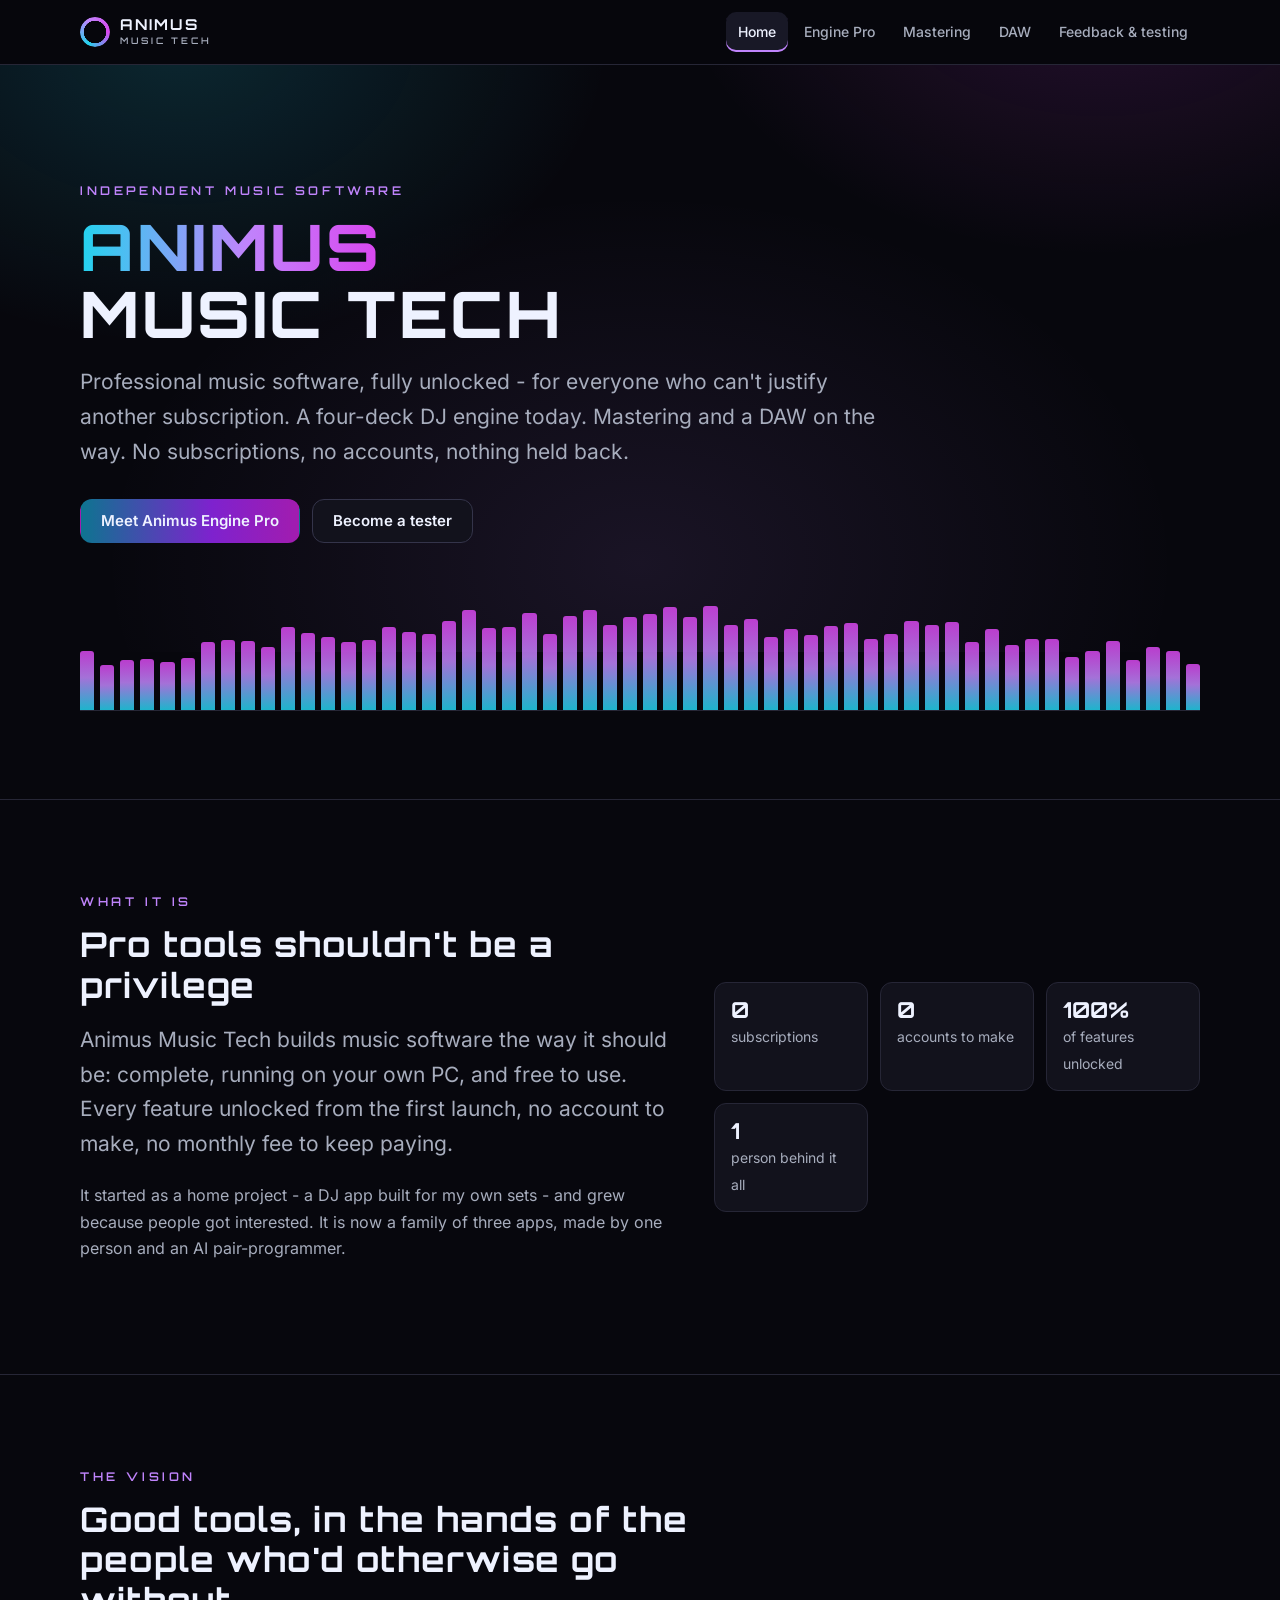
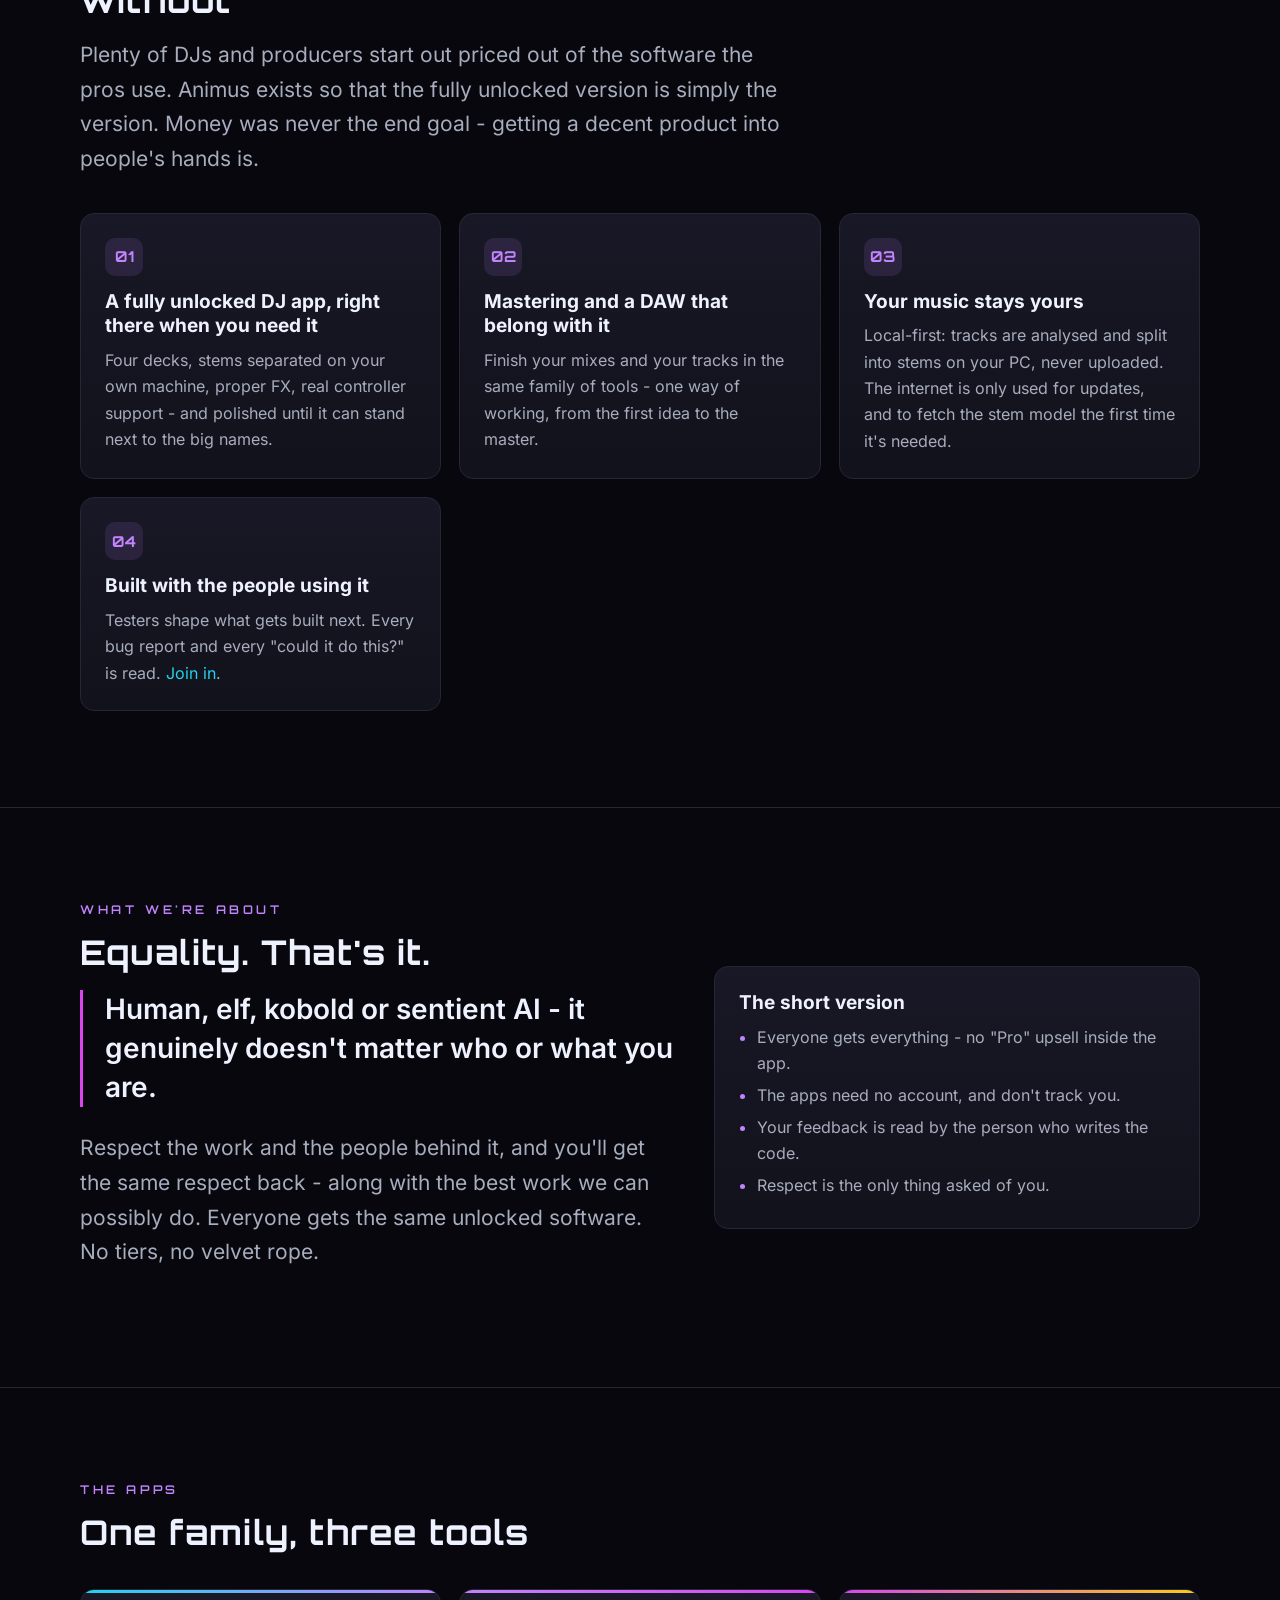
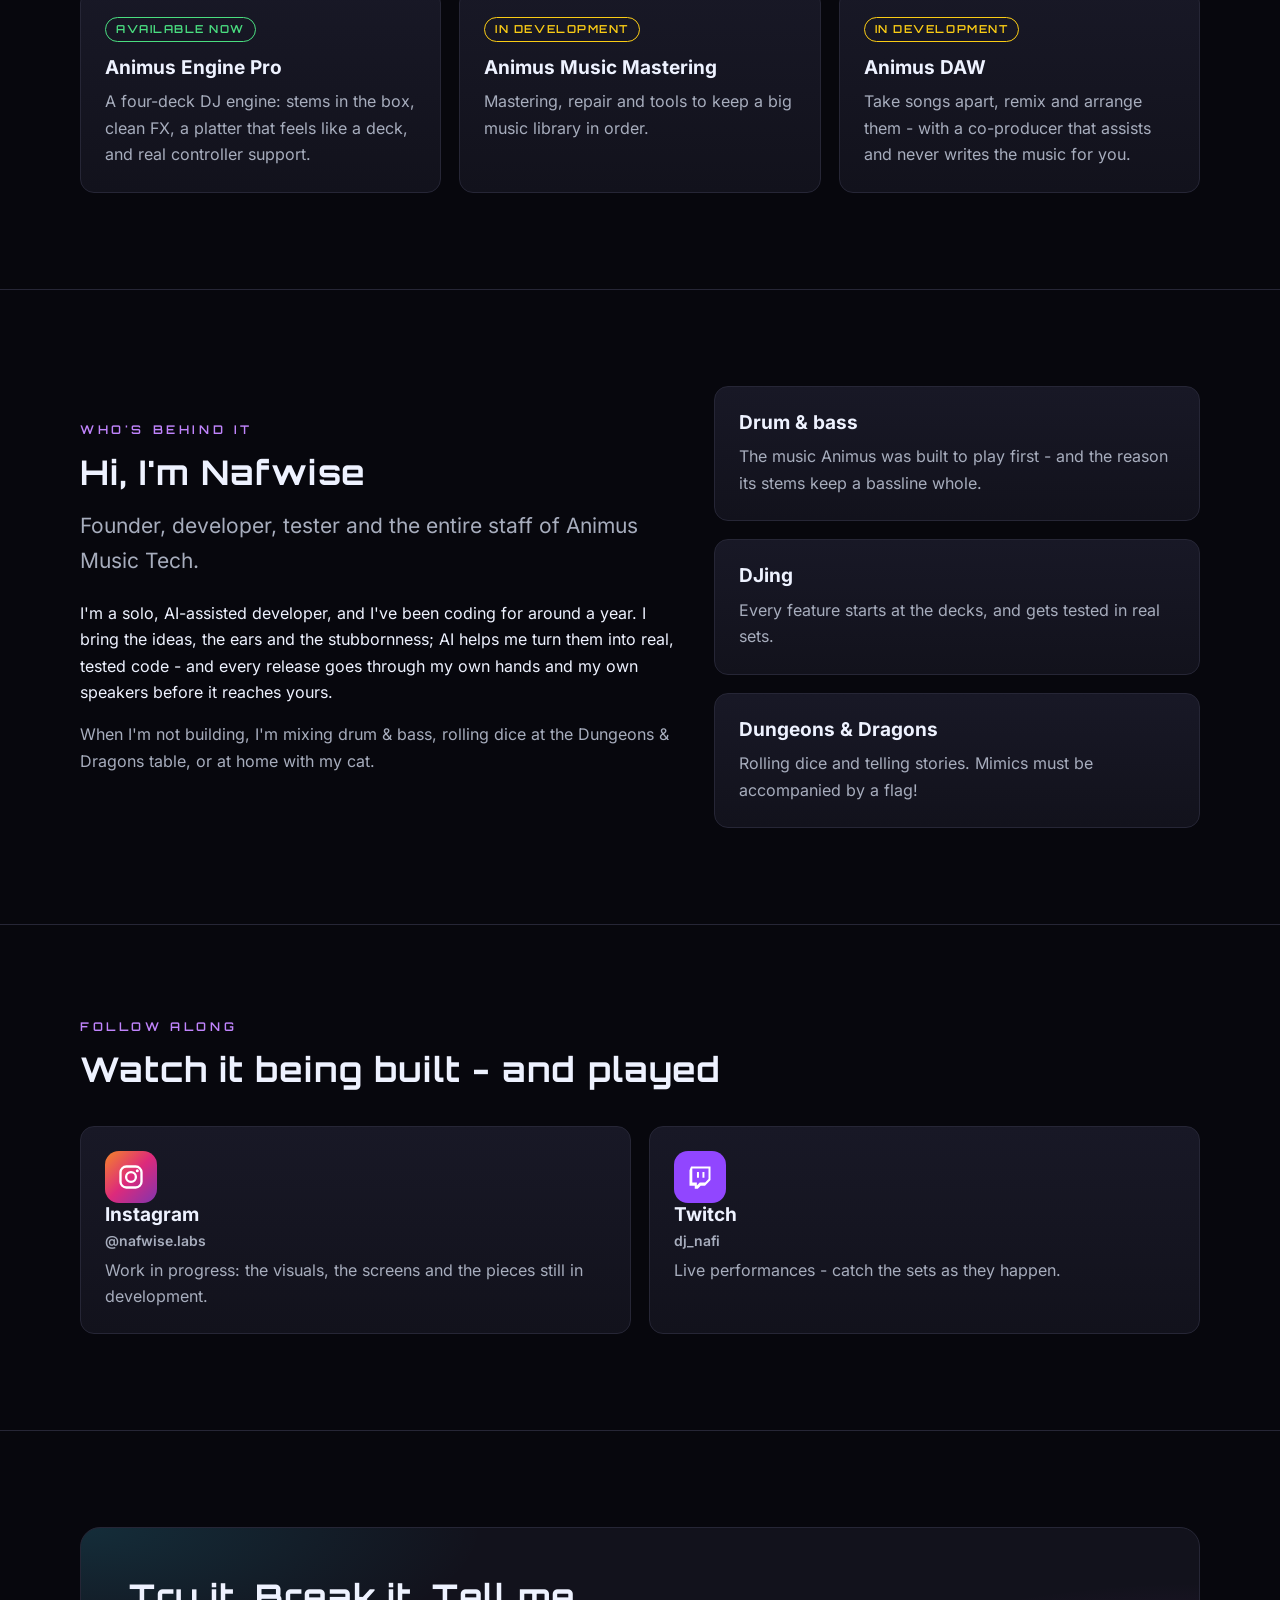
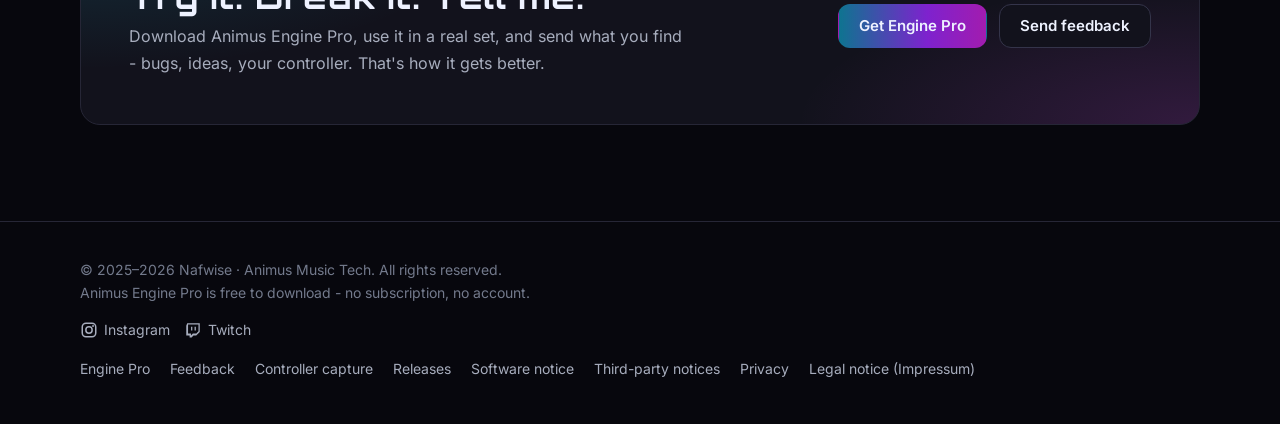
<file: index.html>
<!doctype html>
<html lang="en-GB">
<head>
<meta charset="utf-8">
<meta name="viewport" content="width=device-width, initial-scale=1">
<title>Animus Music Tech - pro music software, fully unlocked</title>
<meta name="description" content="Animus Music Tech makes fully unlocked music software - a four-deck DJ engine today, mastering and a DAW next - with no subscriptions, no accounts and nothing held back.">
<meta name="theme-color" content="#07070d">
<meta property="og:title" content="Animus Music Tech">
<meta property="og:description" content="Pro music software, fully unlocked. No subscriptions, no accounts, nothing held back.">
<meta property="og:type" content="website">
<link rel="icon" href="assets/img/favicon.svg" type="image/svg+xml">
<link rel="preload" href="assets/fonts/inter-latin.woff2" as="font" type="font/woff2" crossorigin>
<link rel="stylesheet" href="assets/css/site.css">
</head>
<body>
<a class="skip" href="#main">Skip to content</a>

<header class="bar">
  <div class="wrap">
    <!-- LOGO: replace the ring with <img class="mark-img" src="assets/img/logo.svg" alt=""> once it exists -->
    <a class="brand" href="index.html" aria-label="Animus Music Tech - home">
      <span class="mark-ring" aria-hidden="true"></span>
      <span class="brand-words">ANIMUS<small>MUSIC TECH</small></span>
    </a>
    <button class="nav-toggle" aria-expanded="false" aria-controls="nav">Menu</button>
    <nav class="nav" id="nav" aria-label="Main">
      <a href="index.html" aria-current="page">Home</a>
      <a href="pro.html">Engine Pro</a>
      <a href="mastering.html">Mastering</a>
      <a href="daw.html">DAW</a>
      <a href="feedback.html">Feedback &amp; testing</a>
    </nav>
  </div>
</header>

<main id="main">
  <section class="hero">
    <div class="wrap">
      <p class="eyebrow">Independent music software</p>
      <h1><span class="grad-text">ANIMUS</span><br>MUSIC TECH</h1>
      <p class="lead">Professional music software, fully unlocked - for everyone who can't justify another subscription. A four-deck DJ
        engine today. Mastering and a DAW on the way. No subscriptions, no accounts, nothing held back.</p>
      <div class="actions">
        <a class="btn primary" href="pro.html">Meet Animus Engine Pro</a>
        <a class="btn" href="feedback.html">Become a tester</a>
      </div>
      <!-- BANNER: until it exists, an animated spectrum. Swap for:
           <img class="banner-img" src="assets/img/banner.png" alt="Animus Music Tech"> -->
      <div class="spectrum" data-bars="56" aria-hidden="true"></div>
    </div>
  </section>

  <section id="about">
    <div class="wrap split">
      <div>
        <p class="eyebrow">What it is</p>
        <h2>Pro tools shouldn't be a privilege</h2>
        <p class="lead">Animus Music Tech builds music software the way it should be: complete, running on your own PC, and free to use.
          Every feature unlocked from the first launch, no account to make, no monthly fee to keep paying.</p>
        <p class="muted">It started as a home project - a DJ app built for my own sets - and grew because people got interested. It is
          now a family of three apps, made by one person and an AI pair-programmer.</p>
      </div>
      <div class="facts">
        <div class="fact"><b>0</b><span>subscriptions</span></div>
        <div class="fact"><b>0</b><span>accounts to make</span></div>
        <div class="fact"><b>100%</b><span>of features unlocked</span></div>
        <div class="fact"><b>1</b><span>person behind it all</span></div>
        <!-- The Legends count: Engine Pro installer downloads, from GitHub (site.js, releases.js). Hidden until it arrives. -->
        <div class="fact legends" data-legends hidden><b data-legends-count>0</b><span data-legends-label>legends who've downloaded Engine Pro</span></div>
      </div>
    </div>
  </section>

  <section id="vision">
    <div class="wrap">
      <div class="section-head">
        <p class="eyebrow">The vision</p>
        <h2>Good tools, in the hands of the people who'd otherwise go without</h2>
        <p class="lead">Plenty of DJs and producers start out priced out of the software the pros use. Animus exists so that the fully
          unlocked version is simply the version. Money was never the end goal - getting a decent product into people's hands is.</p>
      </div>
      <div class="grid two">
        <div class="card">
          <div class="icon" aria-hidden="true">01</div>
          <h3>A fully unlocked DJ app, right there when you need it</h3>
          <p class="muted">Four decks, stems separated on your own machine, proper FX, real controller support - and polished until it
            can stand next to the big names.</p>
        </div>
        <div class="card">
          <div class="icon" aria-hidden="true">02</div>
          <h3>Mastering and a DAW that belong with it</h3>
          <p class="muted">Finish your mixes and your tracks in the same family of tools - one way of working, from the first idea to
            the master.</p>
        </div>
        <div class="card">
          <div class="icon" aria-hidden="true">03</div>
          <h3>Your music stays yours</h3>
          <p class="muted">Local-first: tracks are analysed and split into stems on your PC, never uploaded. The internet is only used for
            updates, and to fetch the stem model the first time it's needed.</p>
        </div>
        <div class="card">
          <div class="icon" aria-hidden="true">04</div>
          <h3>Built with the people using it</h3>
          <p class="muted">Testers shape what gets built next. Every bug report and every "could it do this?" is read.
            <a href="feedback.html">Join in</a>.</p>
        </div>
      </div>
    </div>
  </section>

  <section id="values">
    <div class="wrap split">
      <div>
        <p class="eyebrow">What we're about</p>
        <h2>Equality. That's it.</h2>
        <p class="quote">Human, elf, kobold or sentient AI - it genuinely doesn't matter who or what you are.</p>
        <p class="lead">Respect the work and the people behind it, and you'll get the same respect back - along with the best work we can
          possibly do. Everyone gets the same unlocked software. No tiers, no velvet rope.</p>
      </div>
      <div class="card">
        <h3>The short version</h3>
        <ul class="list muted">
          <li>Everyone gets everything - no "Pro" upsell inside the app.</li>
          <li>The apps need no account, and don't track you.</li>
          <li>Your feedback is read by the person who writes the code.</li>
          <li>Respect is the only thing asked of you.</li>
        </ul>
      </div>
    </div>
  </section>

  <section id="apps">
    <div class="wrap">
      <div class="section-head">
        <p class="eyebrow">The apps</p>
        <h2>One family, three tools</h2>
      </div>
      <div class="grid three">
        <a class="card link app" href="pro.html" style="--accent: linear-gradient(90deg, var(--cyan), var(--purple));">
          <span class="pill live">Available now</span>
          <h3>Animus Engine Pro</h3>
          <p class="muted">A four-deck DJ engine: stems in the box, clean FX, a platter that feels like a deck, and real controller
            support.</p>
        </a>
        <a class="card link app" href="mastering.html" style="--accent: linear-gradient(90deg, var(--purple), var(--fuchsia));">
          <span class="pill soon">In development</span>
          <h3>Animus Music Mastering</h3>
          <p class="muted">Mastering, repair and tools to keep a big music library in order.</p>
        </a>
        <a class="card link app" href="daw.html" style="--accent: linear-gradient(90deg, var(--fuchsia), var(--amber));">
          <span class="pill soon">In development</span>
          <h3>Animus DAW</h3>
          <p class="muted">Take songs apart, remix and arrange them - with a co-producer that assists and never writes the music for you.</p>
        </a>
      </div>
    </div>
  </section>

  <section id="founder">
    <div class="wrap split">
      <div>
        <p class="eyebrow">Who's behind it</p>
        <h2>Hi, I'm Nafwise</h2>
        <p class="lead">Founder, developer, tester and the entire staff of Animus Music Tech.</p>
        <p>I'm a solo, AI-assisted developer, and I've been coding for around a year. I bring the ideas, the ears and the stubbornness;
          AI helps me turn them into real, tested code - and every release goes through my own hands and my own speakers before it
          reaches yours.</p>
        <p class="muted">When I'm not building, I'm mixing drum &amp; bass, rolling dice at the Dungeons &amp; Dragons table, or at home
          with my cat.</p>
      </div>
      <div class="grid">
        <div class="card"><h3>Drum &amp; bass</h3><p class="muted">The music Animus was built to play first - and the reason its stems
          keep a bassline whole.</p></div>
        <div class="card"><h3>DJing</h3><p class="muted">Every feature starts at the decks, and gets tested in real sets.</p></div>
        <div class="card"><h3>Dungeons &amp; Dragons</h3><p class="muted">Rolling dice and telling stories. Mimics must be accompanied by a flag!</p></div>
      </div>
    </div>
  </section>

  <section id="follow">
    <div class="wrap">
      <div class="section-head">
        <p class="eyebrow">Follow along</p>
        <h2>Watch it being built - and played</h2>
      </div>
      <div class="grid two">
        <a class="card link social-card ig" href="https://www.instagram.com/nafwise.labs" rel="me noopener">
          <span class="glyph" aria-hidden="true">
            <svg viewBox="0 0 24 24"><rect x="3" y="3" width="18" height="18" rx="5" fill="none" stroke="currentColor" stroke-width="2"/><circle cx="12" cy="12" r="4.2" fill="none" stroke="currentColor" stroke-width="2"/><circle cx="17.4" cy="6.6" r="1.3" fill="currentColor"/></svg>
          </span>
          <div>
            <h3>Instagram</h3>
            <span class="handle">@nafwise.labs</span>
            <span class="muted">Work in progress: the visuals, the screens and the pieces still in development.</span>
          </div>
        </a>
        <a class="card link social-card tw" href="https://www.twitch.tv/dj_nafi" rel="me noopener">
          <span class="glyph" aria-hidden="true">
            <svg viewBox="0 0 24 24"><path fill="currentColor" d="M4.3 3 3 6.3v13.1h4.5V22h2.6l2.5-2.6h3.7L21 14.6V3H4.3Zm15 10.8-2.9 2.9h-4.6l-2.5 2.5v-2.5H5.4V4.8h13.9v9Z"/><path fill="currentColor" d="M15.8 7.8h-1.7v4.9h1.7V7.8Zm-4.7 0H9.4v4.9h1.7V7.8Z"/></svg>
          </span>
          <div>
            <h3>Twitch</h3>
            <span class="handle">dj_nafi</span>
            <span class="muted">Live performances - catch the sets as they happen.</span>
          </div>
        </a>
      </div>
    </div>
  </section>

  <section>
    <div class="wrap">
      <div class="cta">
        <div>
          <h2>Try it. Break it. Tell me.</h2>
          <p>Download Animus Engine Pro, use it in a real set, and send what you find - bugs, ideas, your controller. That's how it
            gets better.</p>
        </div>
        <div class="actions">
          <a class="btn primary" href="pro.html#download">Get Engine Pro</a>
          <a class="btn" href="feedback.html">Send feedback</a>
        </div>
      </div>
    </div>
  </section>
</main>

<footer>
  <div class="wrap">
    <div>
      &copy; 2025&ndash;<span data-year>2026</span> Nafwise &middot; Animus Music Tech. All rights reserved.<br>
      Animus Engine Pro is free to download - no subscription, no account.
      <div class="socials" style="margin-top:14px">
        <a href="https://www.instagram.com/nafwise.labs" rel="me noopener" aria-label="Instagram: @nafwise.labs">
          <svg viewBox="0 0 24 24" aria-hidden="true"><rect x="3" y="3" width="18" height="18" rx="5" fill="none" stroke="currentColor" stroke-width="2"/><circle cx="12" cy="12" r="4.2" fill="none" stroke="currentColor" stroke-width="2"/><circle cx="17.4" cy="6.6" r="1.3" fill="currentColor"/></svg>
          Instagram</a>
        <a href="https://www.twitch.tv/dj_nafi" rel="me noopener" aria-label="Twitch: dj_nafi">
          <svg viewBox="0 0 24 24" aria-hidden="true"><path fill="currentColor" d="M4.3 3 3 6.3v13.1h4.5V22h2.6l2.5-2.6h3.7L21 14.6V3H4.3Zm15 10.8-2.9 2.9h-4.6l-2.5 2.5v-2.5H5.4V4.8h13.9v9Z"/><path fill="currentColor" d="M15.8 7.8h-1.7v4.9h1.7V7.8Zm-4.7 0H9.4v4.9h1.7V7.8Z"/></svg>
          Twitch</a>
      </div>
    </div>
    <nav aria-label="Footer">
      <a href="pro.html">Engine Pro</a>
      <a href="feedback.html">Feedback</a>
      <a href="capture.html">Controller capture</a>
      <a href="https://github.com/Nafwise/Animus-Releases/releases">Releases</a>
      <a href="https://github.com/Nafwise/Animus-Releases/blob/main/NOTICE.md">Software notice</a>
      <a href="https://github.com/Nafwise/Animus-Releases/blob/main/THIRD-PARTY-NOTICES.txt">Third-party notices</a>
      <a href="privacy.html">Privacy</a>
      <a href="legal.html">Legal notice (Impressum)</a>
    </nav>
  </div>
</footer>
<script src="assets/js/config.js"></script>
<script src="assets/js/releases.js"></script>
<script src="assets/js/site.js"></script>
</body>
</html>
</file>
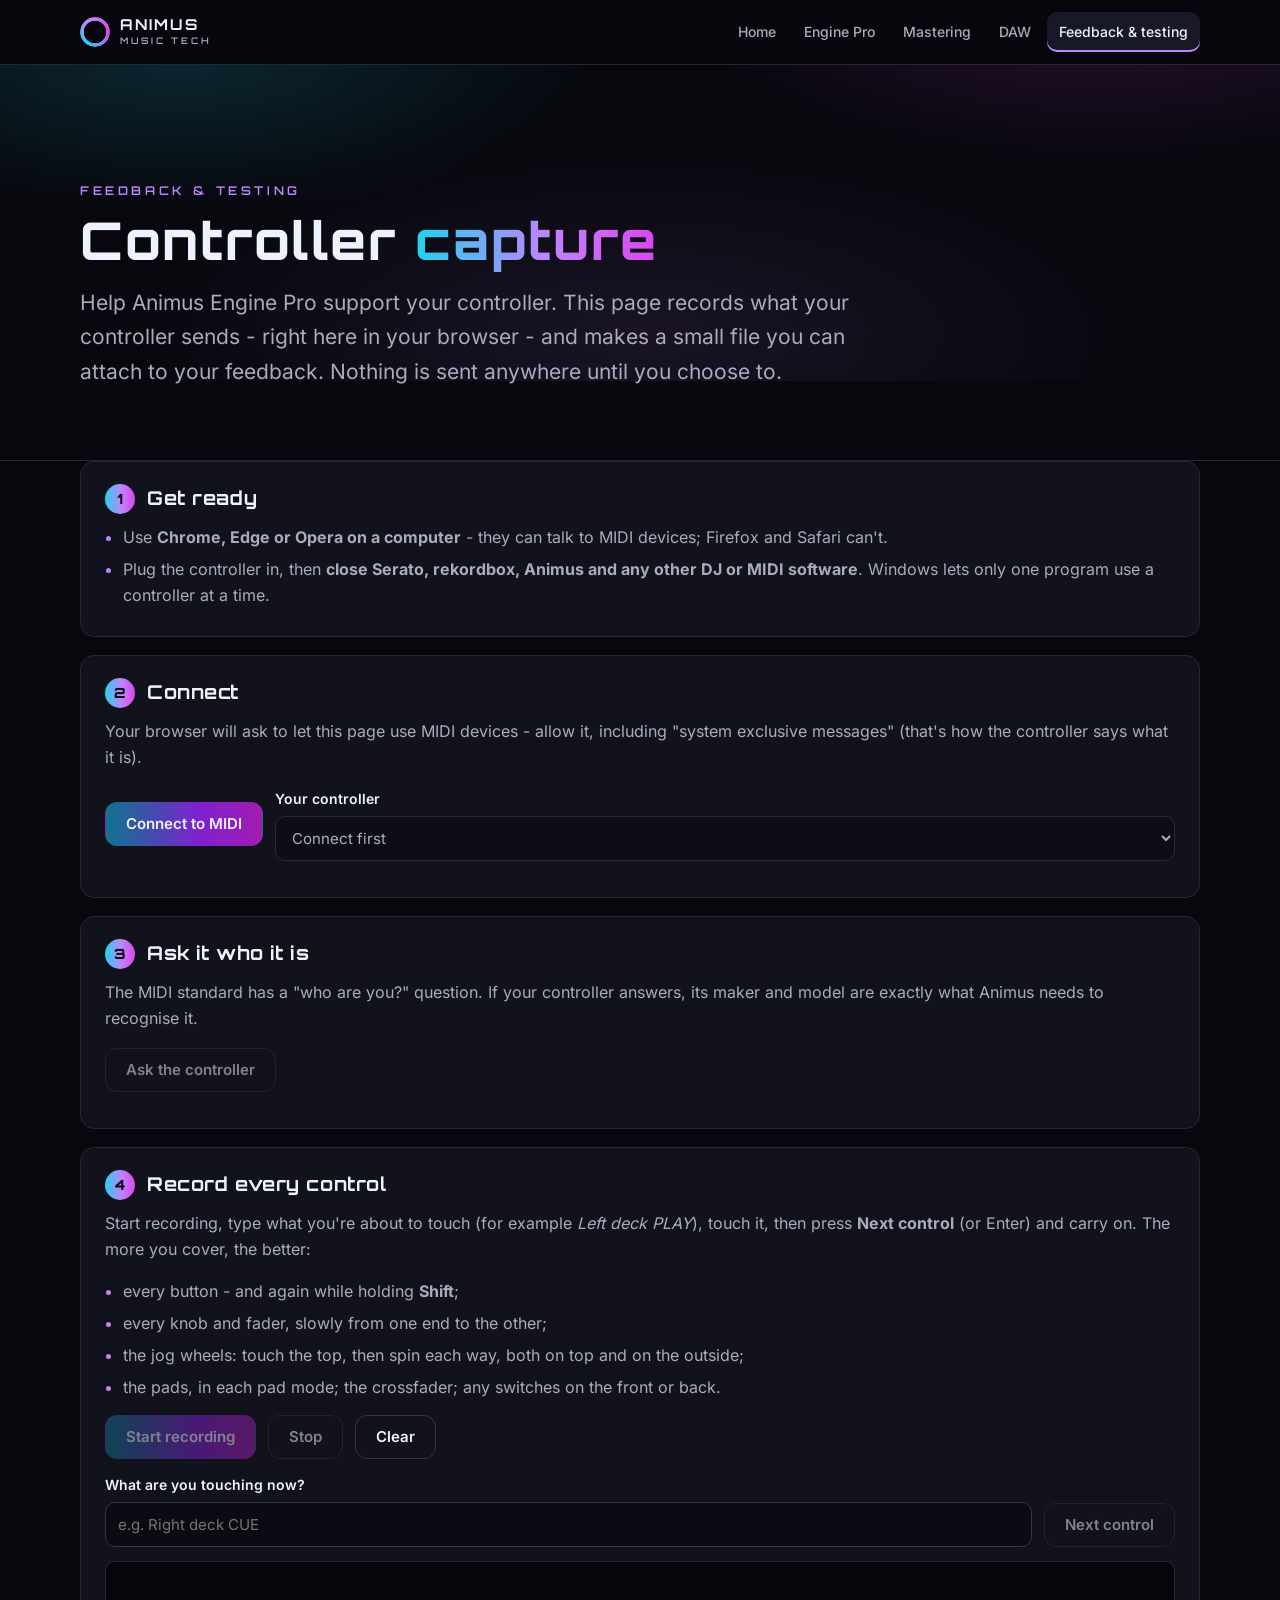
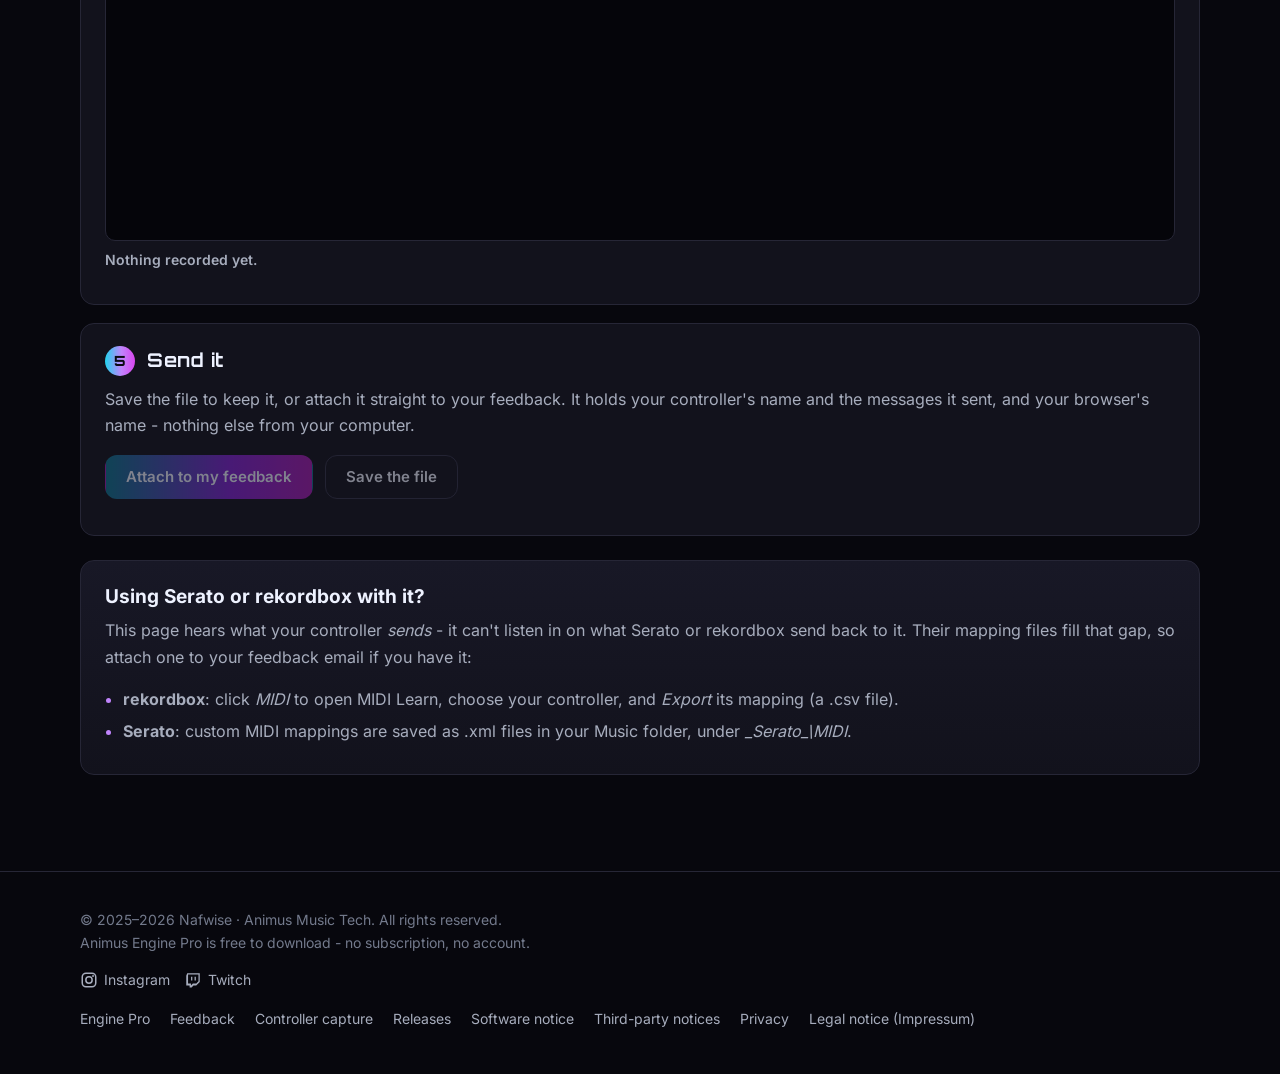
<file: capture.html>
<!doctype html>
<html lang="en-GB">
<head>
<meta charset="utf-8">
<meta name="viewport" content="width=device-width, initial-scale=1">
<title>Controller capture - help Animus support your controller | Animus Music Tech</title>
<meta name="description" content="Record what your DJ controller sends, right in your browser, and send it in so Animus Engine Pro can support it.">
<meta name="theme-color" content="#07070d">
<link rel="icon" href="assets/img/favicon.svg" type="image/svg+xml">
<link rel="preload" href="assets/fonts/inter-latin.woff2" as="font" type="font/woff2" crossorigin>
<link rel="stylesheet" href="assets/css/site.css">
</head>
<body>
<a class="skip" href="#main">Skip to content</a>

<header class="bar">
  <div class="wrap">
    <a class="brand" href="index.html" aria-label="Animus Music Tech - home">
      <span class="mark-ring" aria-hidden="true"></span>
      <span class="brand-words">ANIMUS<small>MUSIC TECH</small></span>
    </a>
    <button class="nav-toggle" aria-expanded="false" aria-controls="nav">Menu</button>
    <nav class="nav" id="nav" aria-label="Main">
      <a href="index.html">Home</a>
      <a href="pro.html">Engine Pro</a>
      <a href="mastering.html">Mastering</a>
      <a href="daw.html">DAW</a>
      <a href="feedback.html" aria-current="page">Feedback &amp; testing</a>
    </nav>
  </div>
</header>

<main id="main">
  <section class="hero" style="padding-bottom: 40px">
    <div class="wrap">
      <p class="eyebrow">Feedback &amp; testing</p>
      <h1 style="font-size: clamp(30px, 5vw, 52px)">Controller <span class="grad-text">capture</span></h1>
      <p class="lead">Help Animus Engine Pro support your controller. This page records what your controller sends - right here in your
        browser - and makes a small file you can attach to your feedback. Nothing is sent anywhere until you choose to.</p>
      <div class="notice" id="support" hidden></div>
    </div>
  </section>

  <section style="padding-top: 0">
    <div class="wrap">
      <div class="steps">

        <div class="step">
          <h2>Get ready</h2>
          <ul class="list muted">
            <li>Use <b>Chrome, Edge or Opera on a computer</b> - they can talk to MIDI devices; Firefox and Safari can't.</li>
            <li>Plug the controller in, then <b>close Serato, rekordbox, Animus and any other DJ or MIDI software</b>. Windows lets only
              one program use a controller at a time.</li>
          </ul>
        </div>

        <div class="step">
          <h2>Connect</h2>
          <p class="muted">Your browser will ask to let this page use MIDI devices - allow it, including "system exclusive messages"
            (that's how the controller says what it is).</p>
          <div class="actions" style="align-items:center">
            <button class="btn primary" id="connect" type="button">Connect to MIDI</button>
            <label class="field" style="min-width: 260px; flex: 1">
              <span class="label">Your controller</span>
              <select id="port" disabled><option>Connect first</option></select>
            </label>
          </div>
          <p class="status" id="connect-status" style="margin-top: 12px"></p>
        </div>

        <div class="step">
          <h2>Ask it who it is</h2>
          <p class="muted">The MIDI standard has a "who are you?" question. If your controller answers, its maker and model are exactly what
            Animus needs to recognise it.</p>
          <div class="actions"><button class="btn" id="ask" type="button" disabled>Ask the controller</button></div>
          <p class="status" id="identity-status" style="margin-top: 12px"></p>
          <dl class="kv" id="identity" hidden></dl>
        </div>

        <div class="step">
          <h2>Record every control</h2>
          <p class="muted">Start recording, type what you're about to touch (for example <i>Left deck PLAY</i>), touch it, then press
            <b>Next control</b> (or Enter) and carry on. The more you cover, the better:</p>
          <ul class="list muted">
            <li>every button - and again while holding <b>Shift</b>;</li>
            <li>every knob and fader, slowly from one end to the other;</li>
            <li>the jog wheels: touch the top, then spin each way, both on top and on the outside;</li>
            <li>the pads, in each pad mode; the crossfader; any switches on the front or back.</li>
          </ul>
          <div class="actions" style="margin: 14px 0">
            <button class="btn primary" id="record" type="button" disabled>Start recording</button>
            <button class="btn" id="stop" type="button" disabled>Stop</button>
            <button class="btn ghost" id="clear" type="button">Clear</button>
          </div>
          <div class="actions" style="align-items:flex-end; margin-bottom: 14px">
            <label class="field" style="flex: 1; min-width: 240px">
              <span class="label">What are you touching now?</span>
              <input type="text" id="label" placeholder="e.g. Right deck CUE" disabled autocomplete="off">
            </label>
            <button class="btn" id="next" type="button" disabled>Next control</button>
          </div>
          <div class="log" id="log" aria-live="off"></div>
          <p class="status" id="counts" style="margin-top: 10px">Nothing recorded yet.</p>
        </div>

        <div class="step">
          <h2>Send it</h2>
          <p class="muted">Save the file to keep it, or attach it straight to your feedback. It holds your controller's name and the messages
            it sent, and your browser's name - nothing else from your computer.</p>
          <div class="actions">
            <button class="btn primary" id="attach" type="button" disabled>Attach to my feedback</button>
            <button class="btn" id="save" type="button" disabled>Save the file</button>
          </div>
          <p class="status" id="send-status" style="margin-top: 12px"></p>
        </div>

      </div>

      <div class="card" style="margin-top: 24px">
        <h3>Using Serato or rekordbox with it?</h3>
        <p class="muted">This page hears what your controller <i>sends</i> - it can't listen in on what Serato or rekordbox send back to it.
          Their mapping files fill that gap, so attach one to your feedback email if you have it:</p>
        <ul class="list muted">
          <li><b>rekordbox</b>: click <i>MIDI</i> to open MIDI Learn, choose your controller, and <i>Export</i> its mapping (a .csv
            file).</li>
          <li><b>Serato</b>: custom MIDI mappings are saved as .xml files in your Music folder, under <i>_Serato_\MIDI</i>.</li>
        </ul>
      </div>
    </div>
  </section>
</main>

<footer>
  <div class="wrap">
    <div>
      &copy; 2025&ndash;<span data-year>2026</span> Nafwise &middot; Animus Music Tech. All rights reserved.<br>
      Animus Engine Pro is free to download - no subscription, no account.
      <div class="socials" style="margin-top:14px">
        <a href="https://www.instagram.com/nafwise.labs" rel="me noopener" aria-label="Instagram: @nafwise.labs">
          <svg viewBox="0 0 24 24" aria-hidden="true"><rect x="3" y="3" width="18" height="18" rx="5" fill="none" stroke="currentColor" stroke-width="2"/><circle cx="12" cy="12" r="4.2" fill="none" stroke="currentColor" stroke-width="2"/><circle cx="17.4" cy="6.6" r="1.3" fill="currentColor"/></svg>
          Instagram</a>
        <a href="https://www.twitch.tv/dj_nafi" rel="me noopener" aria-label="Twitch: dj_nafi">
          <svg viewBox="0 0 24 24" aria-hidden="true"><path fill="currentColor" d="M4.3 3 3 6.3v13.1h4.5V22h2.6l2.5-2.6h3.7L21 14.6V3H4.3Zm15 10.8-2.9 2.9h-4.6l-2.5 2.5v-2.5H5.4V4.8h13.9v9Z"/><path fill="currentColor" d="M15.8 7.8h-1.7v4.9h1.7V7.8Zm-4.7 0H9.4v4.9h1.7V7.8Z"/></svg>
          Twitch</a>
      </div>
    </div>
    <nav aria-label="Footer">
      <a href="pro.html">Engine Pro</a>
      <a href="feedback.html">Feedback</a>
      <a href="capture.html">Controller capture</a>
      <a href="https://github.com/Nafwise/Animus-Releases/releases">Releases</a>
      <a href="https://github.com/Nafwise/Animus-Releases/blob/main/NOTICE.md">Software notice</a>
      <a href="https://github.com/Nafwise/Animus-Releases/blob/main/THIRD-PARTY-NOTICES.txt">Third-party notices</a>
      <a href="privacy.html">Privacy</a>
      <a href="legal.html">Legal notice (Impressum)</a>
    </nav>
  </div>
</footer>
<script src="assets/js/config.js"></script>
<script src="assets/js/site.js"></script>
<script src="assets/js/midi.js"></script>
<script src="assets/js/capture.js"></script>
</body>
</html>
</file>
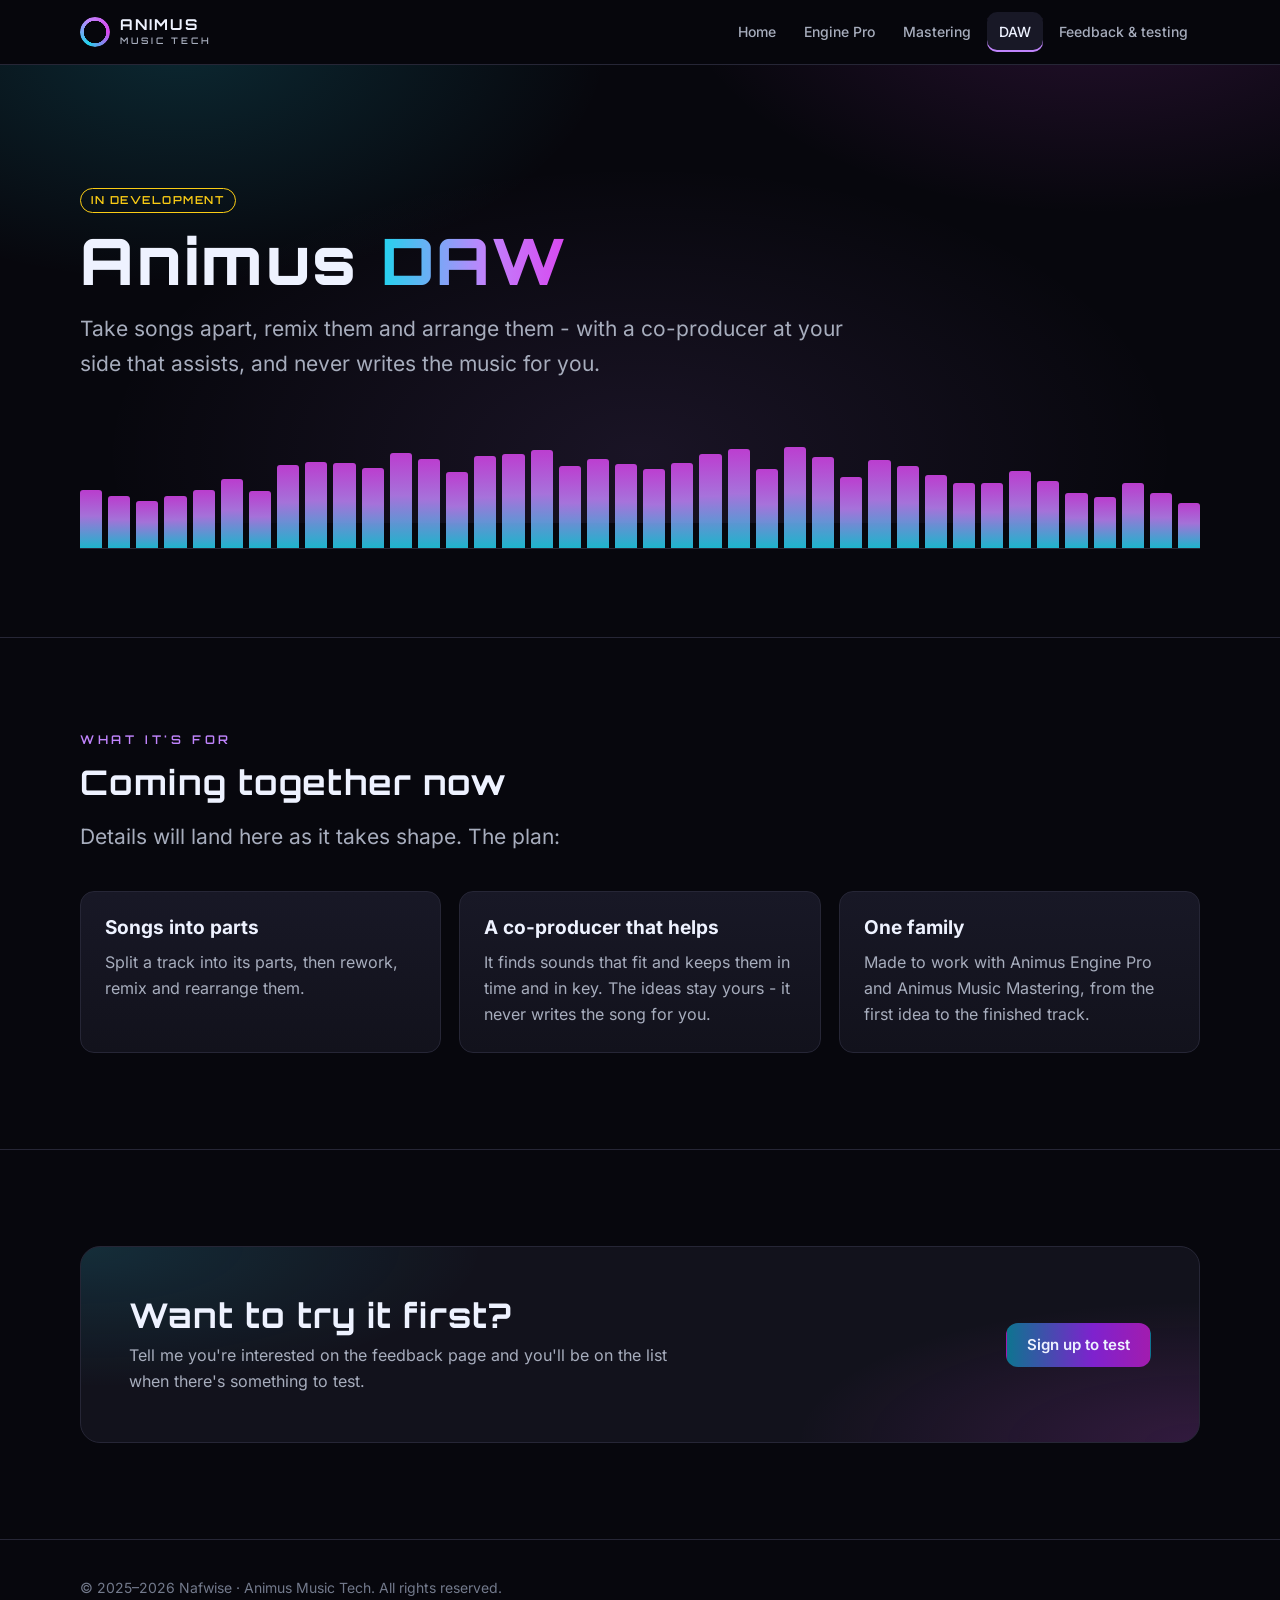
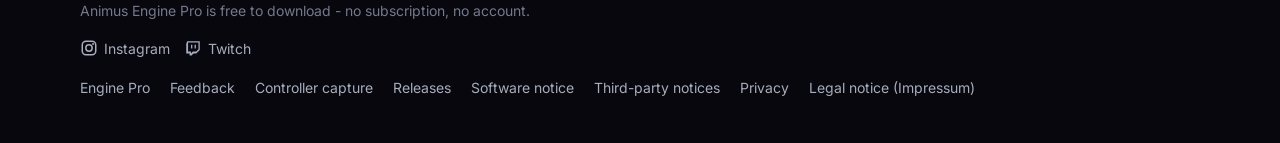
<file: daw.html>
<!doctype html>
<html lang="en-GB">
<head>
<meta charset="utf-8">
<meta name="viewport" content="width=device-width, initial-scale=1">
<title>Animus DAW - in development | Animus Music Tech</title>
<meta name="description" content="Animus DAW: take songs apart, remix and arrange them, with a co-producer that assists and never writes the music for you. In development.">
<meta name="theme-color" content="#07070d">
<link rel="icon" href="assets/img/favicon.svg" type="image/svg+xml">
<link rel="preload" href="assets/fonts/inter-latin.woff2" as="font" type="font/woff2" crossorigin>
<link rel="stylesheet" href="assets/css/site.css">
</head>
<body>
<a class="skip" href="#main">Skip to content</a>

<header class="bar">
  <div class="wrap">
    <a class="brand" href="index.html" aria-label="Animus Music Tech - home">
      <span class="mark-ring" aria-hidden="true"></span>
      <span class="brand-words">ANIMUS<small>MUSIC TECH</small></span>
    </a>
    <button class="nav-toggle" aria-expanded="false" aria-controls="nav">Menu</button>
    <nav class="nav" id="nav" aria-label="Main">
      <a href="index.html">Home</a>
      <a href="pro.html">Engine Pro</a>
      <a href="mastering.html">Mastering</a>
      <a href="daw.html" aria-current="page">DAW</a>
      <a href="feedback.html">Feedback &amp; testing</a>
    </nav>
  </div>
</header>

<main id="main">
  <section class="hero">
    <div class="wrap">
      <span class="pill soon">In development</span>
      <h1>Animus <span class="grad-text">DAW</span></h1>
      <p class="lead">Take songs apart, remix them and arrange them - with a co-producer at your side that assists, and never writes the
        music for you.</p>
      <!-- PLACEHOLDER: this page grows with the app. Screenshots go in assets/img/ when there are some. -->
      <div class="spectrum" data-bars="40" aria-hidden="true"></div>
    </div>
  </section>

  <section>
    <div class="wrap">
      <div class="section-head">
        <p class="eyebrow">What it's for</p>
        <h2>Coming together now</h2>
        <p class="lead">Details will land here as it takes shape. The plan:</p>
      </div>
      <div class="grid three">
        <div class="card"><h3>Songs into parts</h3><p class="muted">Split a track into its parts, then rework, remix and rearrange
          them.</p></div>
        <div class="card"><h3>A co-producer that helps</h3><p class="muted">It finds sounds that fit and keeps them in time and in key.
          The ideas stay yours - it never writes the song for you.</p></div>
        <div class="card"><h3>One family</h3><p class="muted">Made to work with Animus Engine Pro and Animus Music Mastering, from the
          first idea to the finished track.</p></div>
      </div>
    </div>
  </section>

  <section>
    <div class="wrap">
      <div class="cta">
        <div>
          <h2>Want to try it first?</h2>
          <p>Tell me you're interested on the feedback page and you'll be on the list when there's something to test.</p>
        </div>
        <div class="actions"><a class="btn primary" href="feedback.html">Sign up to test</a></div>
      </div>
    </div>
  </section>
</main>

<footer>
  <div class="wrap">
    <div>
      &copy; 2025&ndash;<span data-year>2026</span> Nafwise &middot; Animus Music Tech. All rights reserved.<br>
      Animus Engine Pro is free to download - no subscription, no account.
      <div class="socials" style="margin-top:14px">
        <a href="https://www.instagram.com/nafwise.labs" rel="me noopener" aria-label="Instagram: @nafwise.labs">
          <svg viewBox="0 0 24 24" aria-hidden="true"><rect x="3" y="3" width="18" height="18" rx="5" fill="none" stroke="currentColor" stroke-width="2"/><circle cx="12" cy="12" r="4.2" fill="none" stroke="currentColor" stroke-width="2"/><circle cx="17.4" cy="6.6" r="1.3" fill="currentColor"/></svg>
          Instagram</a>
        <a href="https://www.twitch.tv/dj_nafi" rel="me noopener" aria-label="Twitch: dj_nafi">
          <svg viewBox="0 0 24 24" aria-hidden="true"><path fill="currentColor" d="M4.3 3 3 6.3v13.1h4.5V22h2.6l2.5-2.6h3.7L21 14.6V3H4.3Zm15 10.8-2.9 2.9h-4.6l-2.5 2.5v-2.5H5.4V4.8h13.9v9Z"/><path fill="currentColor" d="M15.8 7.8h-1.7v4.9h1.7V7.8Zm-4.7 0H9.4v4.9h1.7V7.8Z"/></svg>
          Twitch</a>
      </div>
    </div>
    <nav aria-label="Footer">
      <a href="pro.html">Engine Pro</a>
      <a href="feedback.html">Feedback</a>
      <a href="capture.html">Controller capture</a>
      <a href="https://github.com/Nafwise/Animus-Releases/releases">Releases</a>
      <a href="https://github.com/Nafwise/Animus-Releases/blob/main/NOTICE.md">Software notice</a>
      <a href="https://github.com/Nafwise/Animus-Releases/blob/main/THIRD-PARTY-NOTICES.txt">Third-party notices</a>
      <a href="privacy.html">Privacy</a>
      <a href="legal.html">Legal notice (Impressum)</a>
    </nav>
  </div>
</footer>
<script src="assets/js/config.js"></script>
<script src="assets/js/site.js"></script>
</body>
</html>
</file>
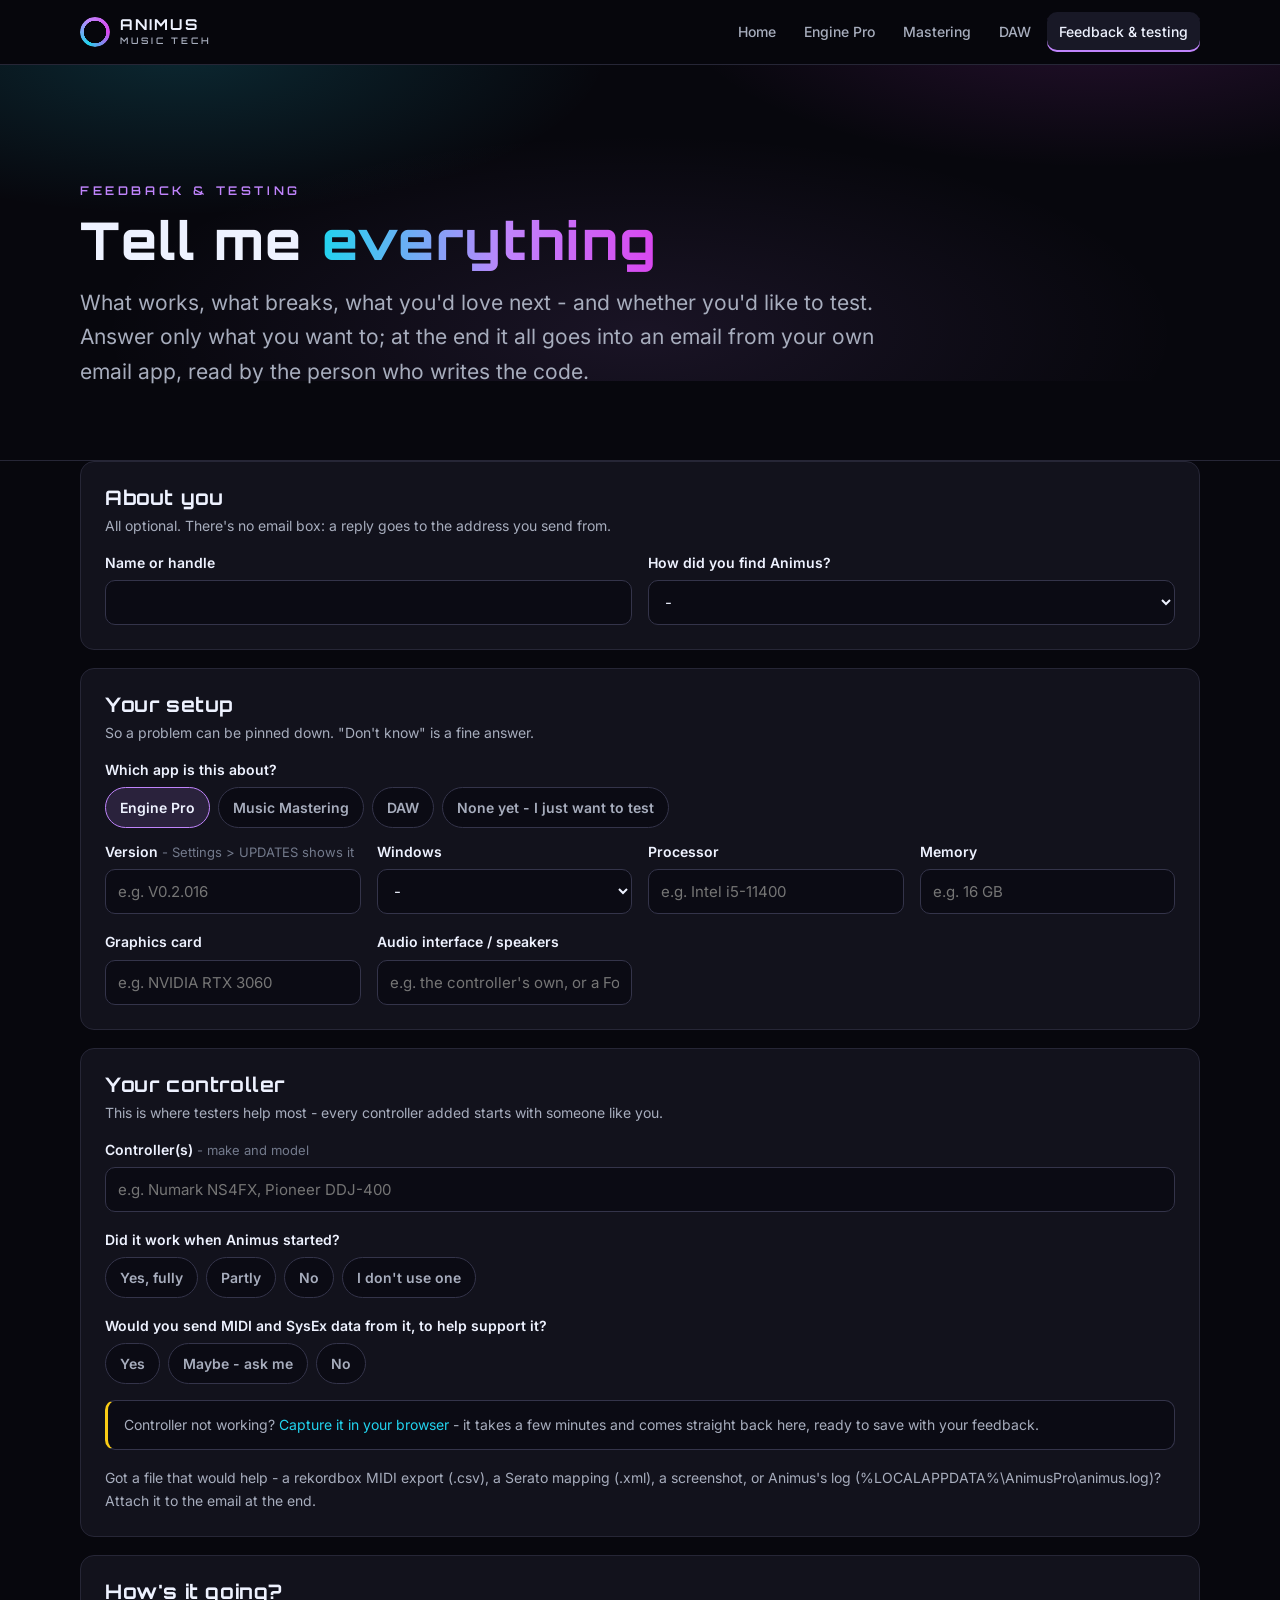
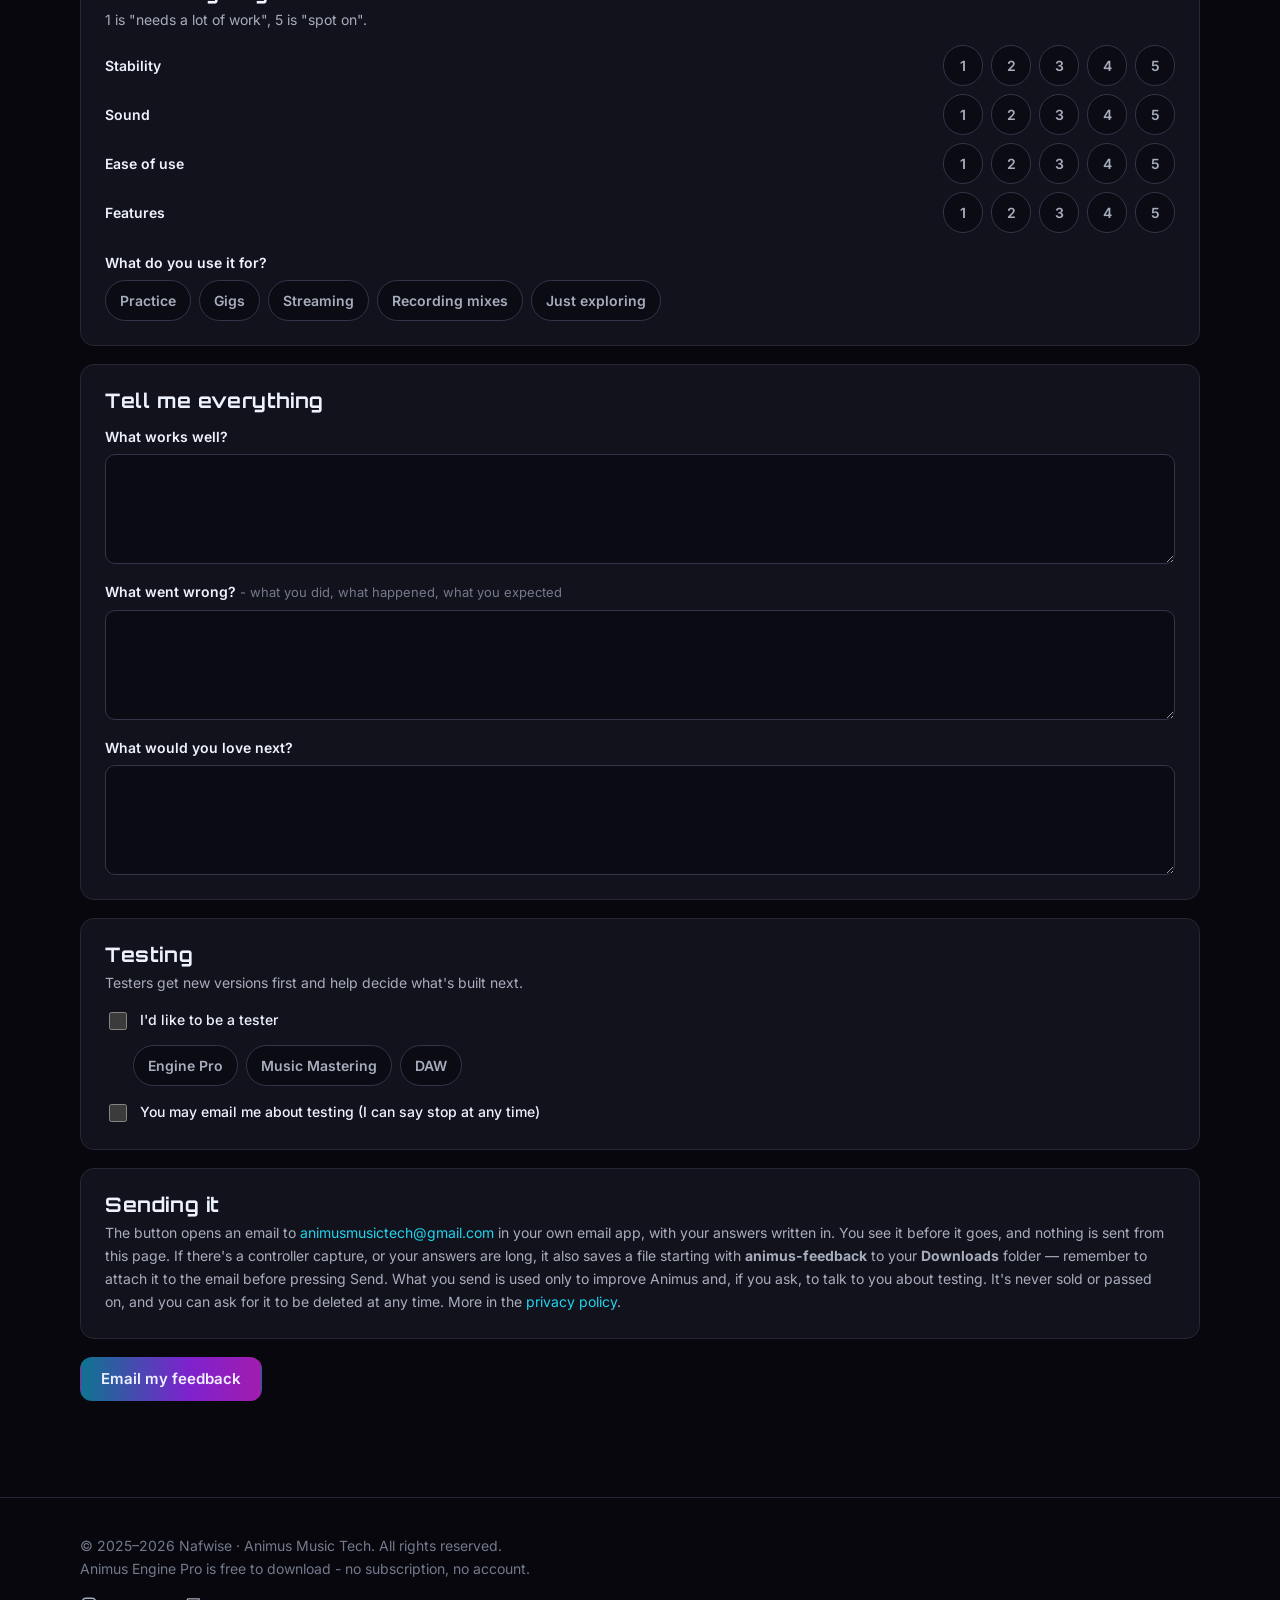
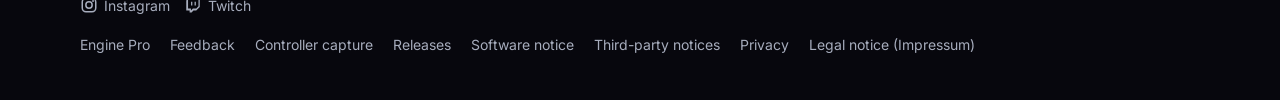
<file: feedback.html>
<!doctype html>
<html lang="en-GB">
<head>
<meta charset="utf-8">
<meta name="viewport" content="width=device-width, initial-scale=1">
<title>Feedback &amp; testing | Animus Music Tech</title>
<meta name="description" content="Tell Animus Music Tech what works, what breaks and what you'd love next - and sign up to test Animus Engine Pro, Mastering and the DAW.">
<meta name="theme-color" content="#07070d">
<link rel="icon" href="assets/img/favicon.svg" type="image/svg+xml">
<link rel="preload" href="assets/fonts/inter-latin.woff2" as="font" type="font/woff2" crossorigin>
<link rel="stylesheet" href="assets/css/site.css">
</head>
<body>
<a class="skip" href="#main">Skip to content</a>

<header class="bar">
  <div class="wrap">
    <a class="brand" href="index.html" aria-label="Animus Music Tech - home">
      <span class="mark-ring" aria-hidden="true"></span>
      <span class="brand-words">ANIMUS<small>MUSIC TECH</small></span>
    </a>
    <button class="nav-toggle" aria-expanded="false" aria-controls="nav">Menu</button>
    <nav class="nav" id="nav" aria-label="Main">
      <a href="index.html">Home</a>
      <a href="pro.html">Engine Pro</a>
      <a href="mastering.html">Mastering</a>
      <a href="daw.html">DAW</a>
      <a href="feedback.html" aria-current="page">Feedback &amp; testing</a>
    </nav>
  </div>
</header>

<main id="main">
  <section class="hero" style="padding-bottom: 40px">
    <div class="wrap">
      <p class="eyebrow">Feedback &amp; testing</p>
      <h1 style="font-size: clamp(30px, 5vw, 52px)">Tell me <span class="grad-text">everything</span></h1>
      <p class="lead">What works, what breaks, what you'd love next - and whether you'd like to test. Answer only what you want to; at
        the end it all goes into an email from your own email app, read by the person who writes the code.</p>
    </div>
  </section>

  <section style="padding-top: 0">
    <div class="wrap">
      <!-- Nothing is posted anywhere: the button at the end opens an email in the visitor's own email app (feedback.js). -->
      <form id="feedback">
        <div class="group">
          <h2>About you</h2>
          <p>All optional. There's no email box: a reply goes to the address you send from.</p>
          <div class="fields">
            <div class="field"><label for="f-name">Name or handle</label><input type="text" id="f-name" name="name" autocomplete="nickname" maxlength="100"></div>
            <div class="field"><label for="f-heard">How did you find Animus?</label>
              <select id="f-heard" name="found_via">
                <option value="">-</option><option>Instagram</option><option>Twitch</option><option>A friend</option>
                <option>GitHub</option><option>Search</option><option>Somewhere else</option>
              </select></div>
          </div>
        </div>

        <div class="group">
          <h2>Your setup</h2>
          <p>So a problem can be pinned down. "Don't know" is a fine answer.</p>
          <div class="field wide" style="margin-top: 12px">
            <span class="label">Which app is this about?</span>
            <div class="choices">
              <label class="choice"><input type="radio" name="app" value="Engine Pro" checked><span>Engine Pro</span></label>
              <label class="choice"><input type="radio" name="app" value="Music Mastering"><span>Music Mastering</span></label>
              <label class="choice"><input type="radio" name="app" value="DAW"><span>DAW</span></label>
              <label class="choice"><input type="radio" name="app" value="None yet - just want to test"><span>None yet - I just want to test</span></label>
            </div>
          </div>
          <div class="fields">
            <div class="field"><label for="f-version">Version <span class="hint">- Settings &gt; UPDATES shows it</span></label>
              <input type="text" id="f-version" name="version" placeholder="e.g. V0.2.016"></div>
            <div class="field"><label for="f-windows">Windows</label>
              <select id="f-windows" name="windows"><option value="">-</option><option>Windows 11</option><option>Windows 10</option><option>Something else</option></select></div>
            <div class="field"><label for="f-cpu">Processor</label><input type="text" id="f-cpu" name="cpu" placeholder="e.g. Intel i5-11400"></div>
            <div class="field"><label for="f-ram">Memory</label><input type="text" id="f-ram" name="ram" placeholder="e.g. 16 GB"></div>
            <div class="field"><label for="f-gpu">Graphics card</label><input type="text" id="f-gpu" name="gpu" placeholder="e.g. NVIDIA RTX 3060"></div>
            <div class="field"><label for="f-audio">Audio interface / speakers</label><input type="text" id="f-audio" name="audio" placeholder="e.g. the controller's own, or a Focusrite"></div>
          </div>
        </div>

        <div class="group" id="controller">
          <h2>Your controller</h2>
          <p>This is where testers help most - every controller added starts with someone like you.</p>
          <div class="fields">
            <div class="field wide"><label for="f-controller">Controller(s) <span class="hint">- make and model</span></label>
              <input type="text" id="f-controller" name="controller" placeholder="e.g. Numark NS4FX, Pioneer DDJ-400"></div>
          </div>
          <div class="field wide" style="margin-top: 16px">
            <span class="label">Did it work when Animus started?</span>
            <div class="choices">
              <label class="choice"><input type="radio" name="controller_worked" value="Yes, fully"><span>Yes, fully</span></label>
              <label class="choice"><input type="radio" name="controller_worked" value="Partly"><span>Partly</span></label>
              <label class="choice"><input type="radio" name="controller_worked" value="No"><span>No</span></label>
              <label class="choice"><input type="radio" name="controller_worked" value="No controller"><span>I don't use one</span></label>
            </div>
          </div>
          <div class="field wide" style="margin-top: 16px">
            <span class="label">Would you send MIDI and SysEx data from it, to help support it?</span>
            <div class="choices">
              <label class="choice"><input type="radio" name="send_midi" value="Yes"><span>Yes</span></label>
              <label class="choice"><input type="radio" name="send_midi" value="Maybe - ask me"><span>Maybe - ask me</span></label>
              <label class="choice"><input type="radio" name="send_midi" value="No"><span>No</span></label>
            </div>
          </div>
          <div class="notice" id="capture-none" style="margin-top: 16px">Controller not working? <a href="capture.html">Capture it in your browser</a>
            - it takes a few minutes and comes straight back here, ready to save with your feedback.</div>
          <div class="notice good" id="capture-attached" hidden style="margin-top: 16px">
            <span id="capture-summary"></span>
            <button class="btn ghost" type="button" id="capture-remove" style="margin-left: 8px; padding: 6px 12px">Remove</button>
          </div>
          <p class="muted small" style="margin: 16px 0 0">Got a file that would help - a rekordbox MIDI export (.csv), a Serato mapping (.xml),
            a screenshot, or Animus's log (%LOCALAPPDATA%\AnimusPro\animus.log)? Attach it to the email at the end.</p>
        </div>

        <div class="group">
          <h2>How's it going?</h2>
          <p>1 is "needs a lot of work", 5 is "spot on".</p>
          <div class="rating" style="margin-top: 12px" id="ratings"></div>
          <div class="field wide" style="margin-top: 18px">
            <span class="label">What do you use it for?</span>
            <div class="choices">
              <label class="choice"><input type="checkbox" data-multi="used_for" value="Practice"><span>Practice</span></label>
              <label class="choice"><input type="checkbox" data-multi="used_for" value="Gigs"><span>Gigs</span></label>
              <label class="choice"><input type="checkbox" data-multi="used_for" value="Streaming"><span>Streaming</span></label>
              <label class="choice"><input type="checkbox" data-multi="used_for" value="Recording mixes"><span>Recording mixes</span></label>
              <label class="choice"><input type="checkbox" data-multi="used_for" value="Just exploring"><span>Just exploring</span></label>
            </div>
          </div>
        </div>

        <div class="group">
          <h2>Tell me everything</h2>
          <div class="fields">
            <div class="field wide"><label for="f-good">What works well?</label><textarea id="f-good" name="works_well"></textarea></div>
            <div class="field wide"><label for="f-bad">What went wrong? <span class="hint">- what you did, what happened, what you expected</span></label>
              <textarea id="f-bad" name="went_wrong"></textarea></div>
            <div class="field wide"><label for="f-next">What would you love next?</label><textarea id="f-next" name="wishlist"></textarea></div>
          </div>
        </div>

        <div class="group">
          <h2>Testing</h2>
          <p>Testers get new versions first and help decide what's built next.</p>
          <label class="check" style="margin-top: 12px"><input type="checkbox" name="wants_to_test" value="Yes" id="f-test">
            <span>I'd like to be a tester</span></label>
          <div class="choices" style="margin: 12px 0 0 28px">
            <label class="choice"><input type="checkbox" data-multi="test_apps" value="Engine Pro"><span>Engine Pro</span></label>
            <label class="choice"><input type="checkbox" data-multi="test_apps" value="Music Mastering"><span>Music Mastering</span></label>
            <label class="choice"><input type="checkbox" data-multi="test_apps" value="DAW"><span>DAW</span></label>
          </div>
          <label class="check" style="margin-top: 14px"><input type="checkbox" name="ok_to_email" value="Yes" id="f-consent">
            <span>You may email me about testing (I can say stop at any time)</span></label>
        </div>

        <div class="group">
          <h2>Sending it</h2>
          <p style="margin-bottom: 0">The button opens an email to <a id="feedback-address" href="mailto:animusmusictech@gmail.com">animusmusictech@gmail.com</a>
            in your own email app, with your answers written in. You see it before it goes, and nothing is sent from this page. If
            there's a controller capture, or your answers are long, it also saves a file starting with <strong>animus-feedback</strong>
            to your <strong>Downloads</strong> folder &mdash; remember to attach it to the email before pressing Send. What you
            send is used only to improve Animus and, if you ask, to talk to you about testing. It's never sold or passed on, and you
            can ask for it to be deleted at any time. More in the <a href="privacy.html">privacy policy</a>.</p>
        </div>

        <div class="actions" style="align-items: center">
          <button class="btn primary" type="button" id="send">Email my feedback</button>
          <span class="status" id="form-status"></span>
        </div>
        <div class="notice good" id="after-send" hidden style="margin-top: 16px">
          <p id="after-text" style="margin: 0 0 10px"></p>
          <p class="small muted" style="margin: 0 0 12px">Nothing opened? Email <a href="mailto:animusmusictech@gmail.com">animusmusictech@gmail.com</a>
            yourself: copy your answers, paste them in, and attach the <strong>animus-feedback</strong> .json file from your Downloads folder.</p>
          <div class="actions">
            <button class="btn primary" type="button" id="download-file" hidden>Download .json file again</button>
            <button class="btn" type="button" id="copy-answers">Copy my answers</button>
            <a class="btn ghost" id="open-again" href="mailto:animusmusictech@gmail.com">Open the email again</a>
          </div>
        </div>
      </form>
    </div>
  </section>
</main>

<footer>
  <div class="wrap">
    <div>
      &copy; 2025&ndash;<span data-year>2026</span> Nafwise &middot; Animus Music Tech. All rights reserved.<br>
      Animus Engine Pro is free to download - no subscription, no account.
      <div class="socials" style="margin-top:14px">
        <a href="https://www.instagram.com/nafwise.labs" rel="me noopener" aria-label="Instagram: @nafwise.labs">
          <svg viewBox="0 0 24 24" aria-hidden="true"><rect x="3" y="3" width="18" height="18" rx="5" fill="none" stroke="currentColor" stroke-width="2"/><circle cx="12" cy="12" r="4.2" fill="none" stroke="currentColor" stroke-width="2"/><circle cx="17.4" cy="6.6" r="1.3" fill="currentColor"/></svg>
          Instagram</a>
        <a href="https://www.twitch.tv/dj_nafi" rel="me noopener" aria-label="Twitch: dj_nafi">
          <svg viewBox="0 0 24 24" aria-hidden="true"><path fill="currentColor" d="M4.3 3 3 6.3v13.1h4.5V22h2.6l2.5-2.6h3.7L21 14.6V3H4.3Zm15 10.8-2.9 2.9h-4.6l-2.5 2.5v-2.5H5.4V4.8h13.9v9Z"/><path fill="currentColor" d="M15.8 7.8h-1.7v4.9h1.7V7.8Zm-4.7 0H9.4v4.9h1.7V7.8Z"/></svg>
          Twitch</a>
      </div>
    </div>
    <nav aria-label="Footer">
      <a href="pro.html">Engine Pro</a>
      <a href="feedback.html">Feedback</a>
      <a href="capture.html">Controller capture</a>
      <a href="https://github.com/Nafwise/Animus-Releases/releases">Releases</a>
      <a href="https://github.com/Nafwise/Animus-Releases/blob/main/NOTICE.md">Software notice</a>
      <a href="https://github.com/Nafwise/Animus-Releases/blob/main/THIRD-PARTY-NOTICES.txt">Third-party notices</a>
      <a href="privacy.html">Privacy</a>
      <a href="legal.html">Legal notice (Impressum)</a>
    </nav>
  </div>
</footer>
<script src="assets/js/config.js"></script>
<script src="assets/js/site.js"></script>
<script src="assets/js/feedback-mail.js"></script>
<script src="assets/js/feedback.js"></script>
</body>
</html>
</file>
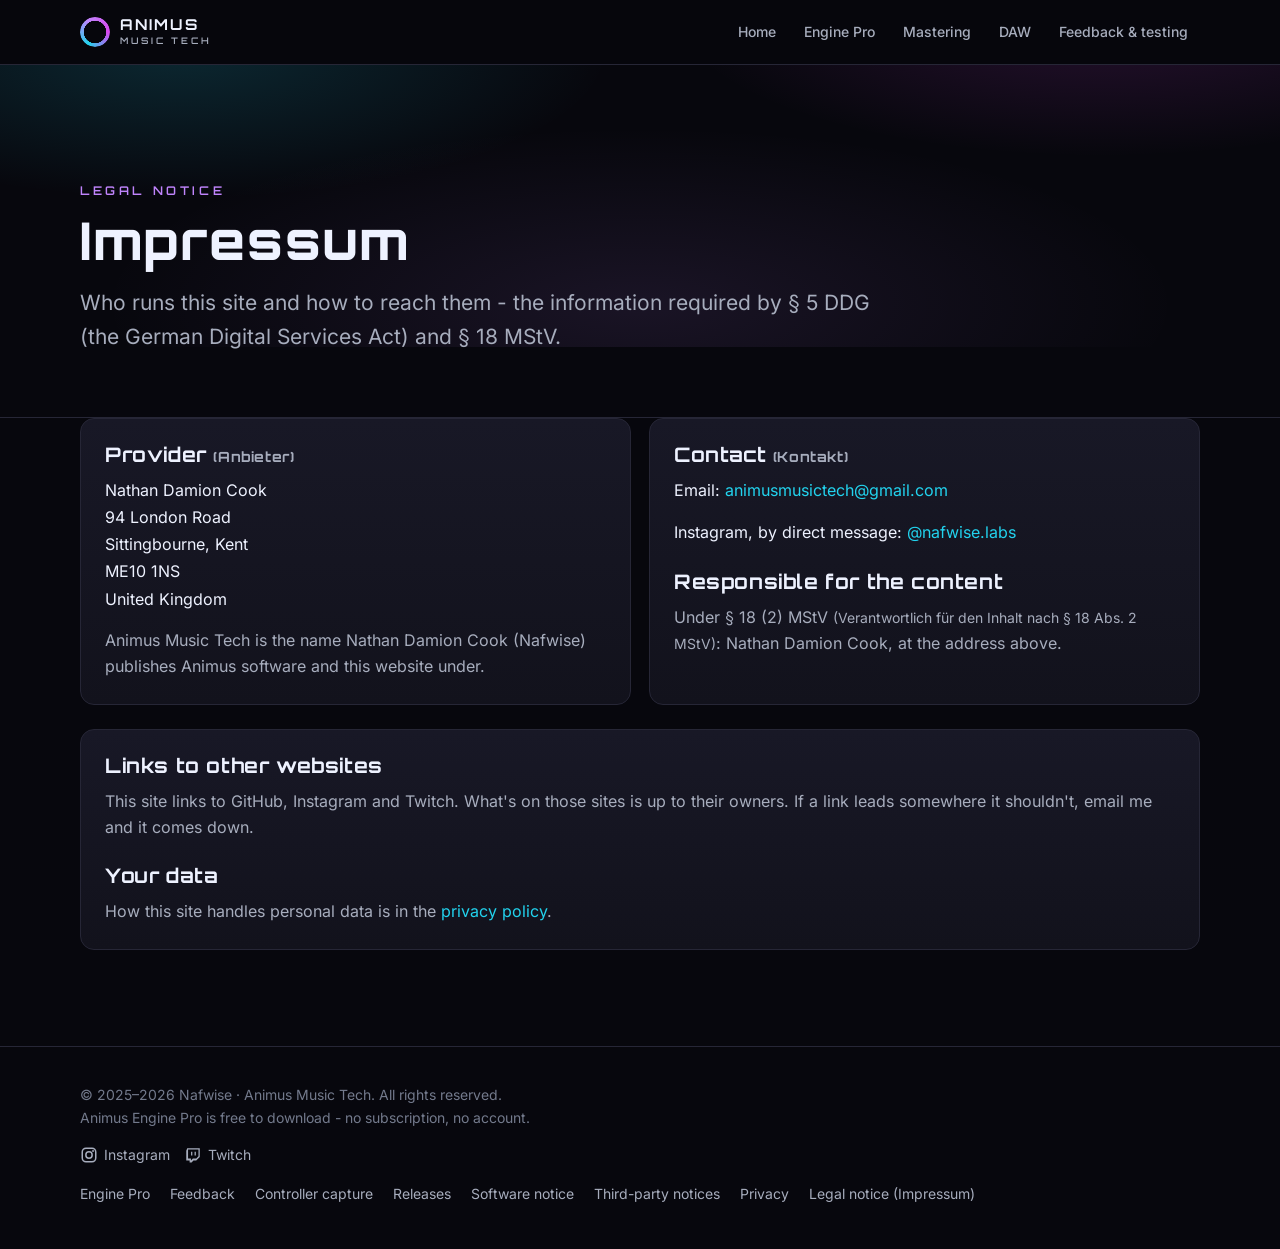
<file: legal.html>
<!doctype html>
<html lang="en-GB">
<head>
<meta charset="utf-8">
<meta name="viewport" content="width=device-width, initial-scale=1">
<title>Legal notice (Impressum) | Animus Music Tech</title>
<meta name="description" content="Who runs Animus Music Tech, and how to reach them: the legal notice (Impressum).">
<meta name="theme-color" content="#07070d">
<link rel="icon" href="assets/img/favicon.svg" type="image/svg+xml">
<link rel="preload" href="assets/fonts/inter-latin.woff2" as="font" type="font/woff2" crossorigin>
<link rel="stylesheet" href="assets/css/site.css">
</head>
<body>
<a class="skip" href="#main">Skip to content</a>

<header class="bar">
  <div class="wrap">
    <a class="brand" href="index.html" aria-label="Animus Music Tech - home">
      <span class="mark-ring" aria-hidden="true"></span>
      <span class="brand-words">ANIMUS<small>MUSIC TECH</small></span>
    </a>
    <button class="nav-toggle" aria-expanded="false" aria-controls="nav">Menu</button>
    <nav class="nav" id="nav" aria-label="Main">
      <a href="index.html">Home</a>
      <a href="pro.html">Engine Pro</a>
      <a href="mastering.html">Mastering</a>
      <a href="daw.html">DAW</a>
      <a href="feedback.html">Feedback &amp; testing</a>
    </nav>
  </div>
</header>

<main id="main">
  <section class="hero" style="padding-bottom: 32px">
    <div class="wrap">
      <p class="eyebrow">Legal notice</p>
      <h1 style="font-size: clamp(30px, 5vw, 52px)">Impressum</h1>
      <p class="lead">Who runs this site and how to reach them - the information required by &sect;&nbsp;5 DDG (the German Digital
        Services Act) and &sect;&nbsp;18 MStV.</p>
    </div>
  </section>

  <section style="padding-top: 0">
    <div class="wrap">
      <div class="grid two">
        <div class="card">
          <h2 style="font-size: 20px">Provider <span class="muted small">(Anbieter)</span></h2>
          <address style="font-style: normal; line-height: 1.7; margin: 0 0 14px">
            Nathan Damion Cook<br>
            94 London Road<br>
            Sittingbourne, Kent<br>
            ME10 1NS<br>
            United Kingdom
          </address>
          <p class="muted" style="margin-bottom: 0">Animus Music Tech is the name Nathan Damion Cook (Nafwise) publishes Animus software
            and this website under.</p>
        </div>
        <div class="card">
          <h2 style="font-size: 20px">Contact <span class="muted small">(Kontakt)</span></h2>
          <p>Email: <a href="mailto:animusmusictech@gmail.com">animusmusictech@gmail.com</a></p>
          <p>Instagram, by direct message: <a href="https://www.instagram.com/nafwise.labs" rel="noopener">@nafwise.labs</a></p>
          <h2 style="font-size: 20px; margin-top: 24px">Responsible for the content</h2>
          <p class="muted" style="margin-bottom: 0">Under &sect;&nbsp;18 (2) MStV <span class="small">(Verantwortlich f&uuml;r den Inhalt
            nach &sect;&nbsp;18 Abs.&nbsp;2 MStV)</span>: Nathan Damion Cook, at the address above.</p>
        </div>
      </div>

      <div class="card" style="margin-top: 24px">
        <h2 style="font-size: 20px">Links to other websites</h2>
        <p class="muted">This site links to GitHub, Instagram and Twitch. What's on those sites is up to their owners. If a link leads
          somewhere it shouldn't, email me and it comes down.</p>
        <h2 style="font-size: 20px; margin-top: 24px">Your data</h2>
        <p class="muted" style="margin-bottom: 0">How this site handles personal data is in the <a href="privacy.html">privacy
          policy</a>.</p>
      </div>
    </div>
  </section>
</main>

<footer>
  <div class="wrap">
    <div>
      &copy; 2025&ndash;<span data-year>2026</span> Nafwise &middot; Animus Music Tech. All rights reserved.<br>
      Animus Engine Pro is free to download - no subscription, no account.
      <div class="socials" style="margin-top:14px">
        <a href="https://www.instagram.com/nafwise.labs" rel="me noopener" aria-label="Instagram: @nafwise.labs">
          <svg viewBox="0 0 24 24" aria-hidden="true"><rect x="3" y="3" width="18" height="18" rx="5" fill="none" stroke="currentColor" stroke-width="2"/><circle cx="12" cy="12" r="4.2" fill="none" stroke="currentColor" stroke-width="2"/><circle cx="17.4" cy="6.6" r="1.3" fill="currentColor"/></svg>
          Instagram</a>
        <a href="https://www.twitch.tv/dj_nafi" rel="me noopener" aria-label="Twitch: dj_nafi">
          <svg viewBox="0 0 24 24" aria-hidden="true"><path fill="currentColor" d="M4.3 3 3 6.3v13.1h4.5V22h2.6l2.5-2.6h3.7L21 14.6V3H4.3Zm15 10.8-2.9 2.9h-4.6l-2.5 2.5v-2.5H5.4V4.8h13.9v9Z"/><path fill="currentColor" d="M15.8 7.8h-1.7v4.9h1.7V7.8Zm-4.7 0H9.4v4.9h1.7V7.8Z"/></svg>
          Twitch</a>
      </div>
    </div>
    <nav aria-label="Footer">
      <a href="pro.html">Engine Pro</a>
      <a href="feedback.html">Feedback</a>
      <a href="capture.html">Controller capture</a>
      <a href="https://github.com/Nafwise/Animus-Releases/releases">Releases</a>
      <a href="https://github.com/Nafwise/Animus-Releases/blob/main/NOTICE.md">Software notice</a>
      <a href="https://github.com/Nafwise/Animus-Releases/blob/main/THIRD-PARTY-NOTICES.txt">Third-party notices</a>
      <a href="privacy.html">Privacy</a>
      <a href="legal.html" aria-current="page">Legal notice (Impressum)</a>
    </nav>
  </div>
</footer>
<script src="assets/js/config.js"></script>
<script src="assets/js/site.js"></script>
</body>
</html>
</file>
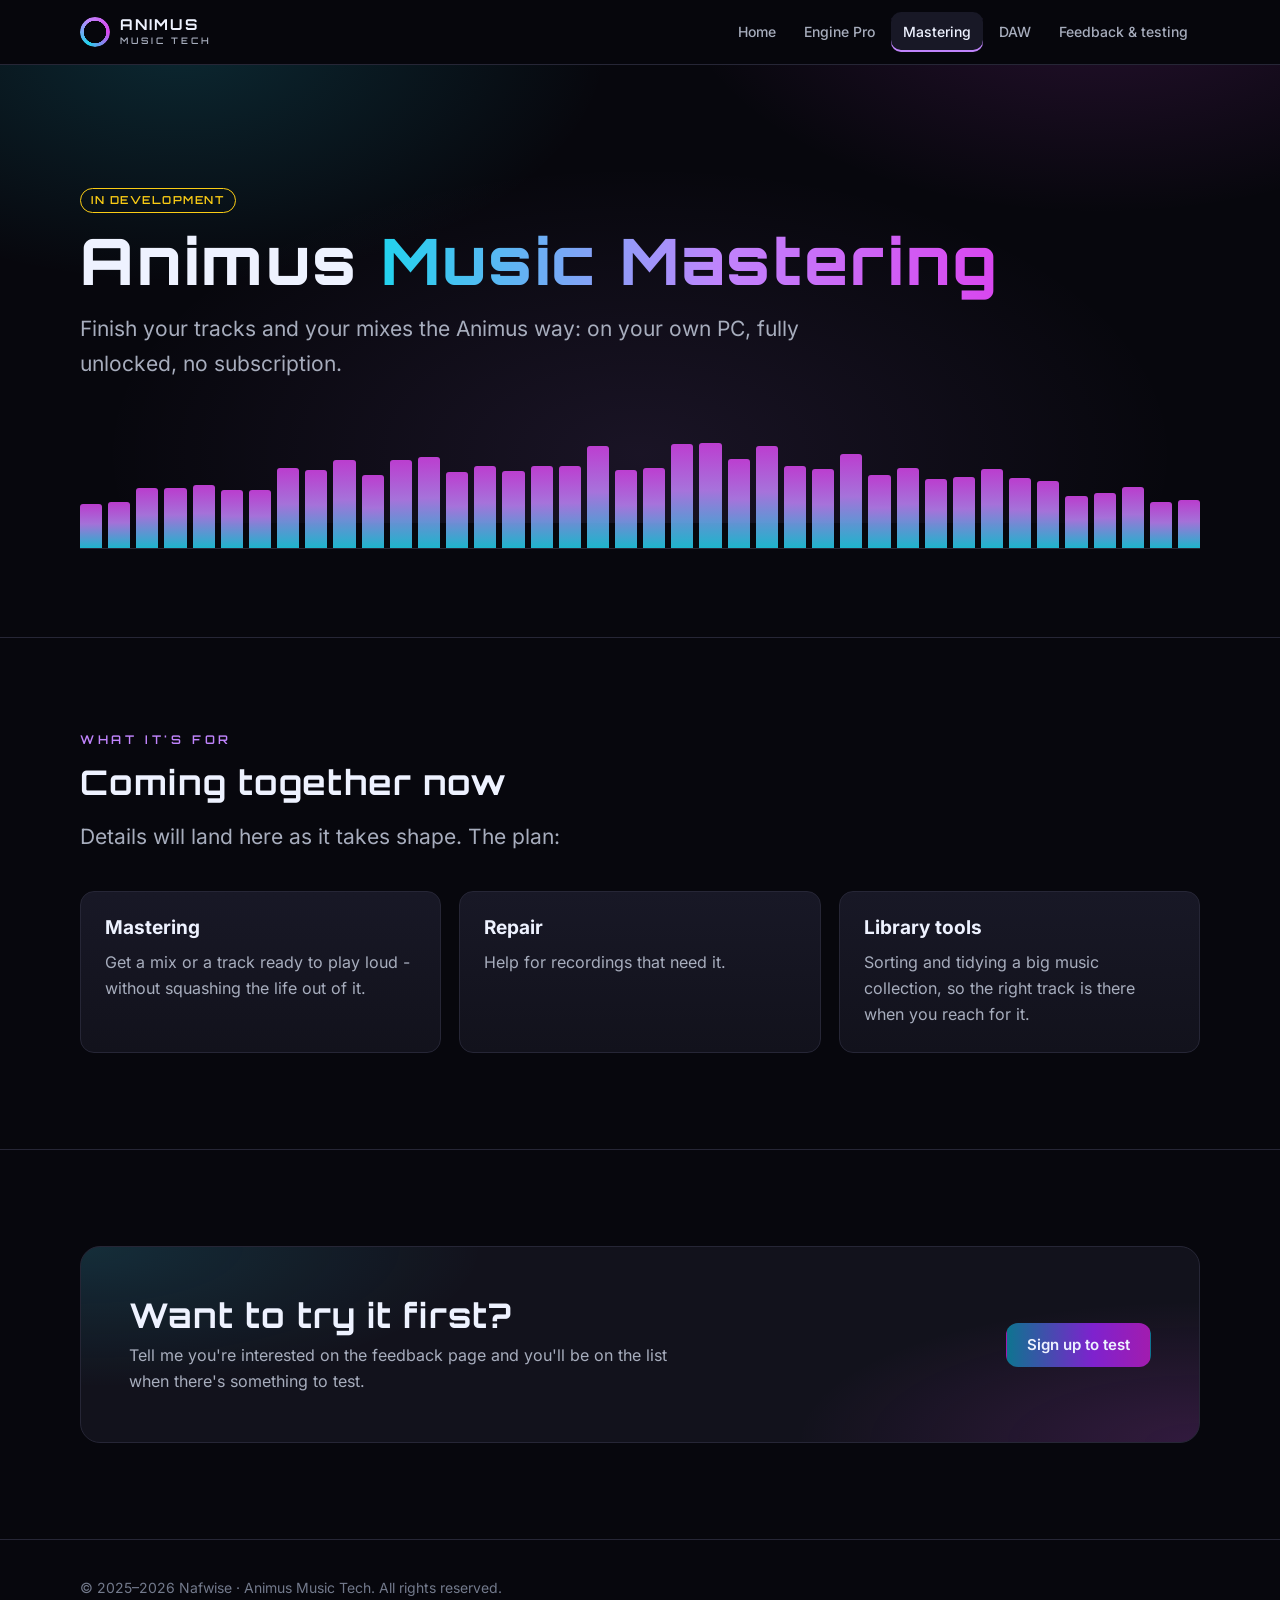
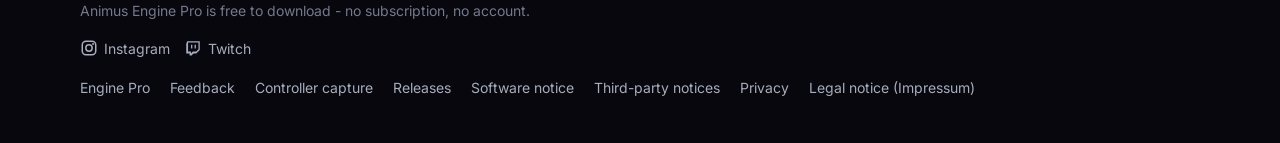
<file: mastering.html>
<!doctype html>
<html lang="en-GB">
<head>
<meta charset="utf-8">
<meta name="viewport" content="width=device-width, initial-scale=1">
<title>Animus Music Mastering - in development | Animus Music Tech</title>
<meta name="description" content="Animus Music Mastering: mastering, repair and library tools from Animus Music Tech. In development.">
<meta name="theme-color" content="#07070d">
<link rel="icon" href="assets/img/favicon.svg" type="image/svg+xml">
<link rel="preload" href="assets/fonts/inter-latin.woff2" as="font" type="font/woff2" crossorigin>
<link rel="stylesheet" href="assets/css/site.css">
</head>
<body>
<a class="skip" href="#main">Skip to content</a>

<header class="bar">
  <div class="wrap">
    <a class="brand" href="index.html" aria-label="Animus Music Tech - home">
      <span class="mark-ring" aria-hidden="true"></span>
      <span class="brand-words">ANIMUS<small>MUSIC TECH</small></span>
    </a>
    <button class="nav-toggle" aria-expanded="false" aria-controls="nav">Menu</button>
    <nav class="nav" id="nav" aria-label="Main">
      <a href="index.html">Home</a>
      <a href="pro.html">Engine Pro</a>
      <a href="mastering.html" aria-current="page">Mastering</a>
      <a href="daw.html">DAW</a>
      <a href="feedback.html">Feedback &amp; testing</a>
    </nav>
  </div>
</header>

<main id="main">
  <section class="hero">
    <div class="wrap">
      <span class="pill soon">In development</span>
      <h1>Animus <span class="grad-text">Music Mastering</span></h1>
      <p class="lead">Finish your tracks and your mixes the Animus way: on your own PC, fully unlocked, no subscription.</p>
      <!-- PLACEHOLDER: this page grows with the app. Screenshots go in assets/img/ when there are some. -->
      <div class="spectrum" data-bars="40" aria-hidden="true"></div>
    </div>
  </section>

  <section>
    <div class="wrap">
      <div class="section-head">
        <p class="eyebrow">What it's for</p>
        <h2>Coming together now</h2>
        <p class="lead">Details will land here as it takes shape. The plan:</p>
      </div>
      <div class="grid three">
        <div class="card"><h3>Mastering</h3><p class="muted">Get a mix or a track ready to play loud - without squashing the life out of
          it.</p></div>
        <div class="card"><h3>Repair</h3><p class="muted">Help for recordings that need it.</p></div>
        <div class="card"><h3>Library tools</h3><p class="muted">Sorting and tidying a big music collection, so the right track is
          there when you reach for it.</p></div>
      </div>
    </div>
  </section>

  <section>
    <div class="wrap">
      <div class="cta">
        <div>
          <h2>Want to try it first?</h2>
          <p>Tell me you're interested on the feedback page and you'll be on the list when there's something to test.</p>
        </div>
        <div class="actions"><a class="btn primary" href="feedback.html">Sign up to test</a></div>
      </div>
    </div>
  </section>
</main>

<footer>
  <div class="wrap">
    <div>
      &copy; 2025&ndash;<span data-year>2026</span> Nafwise &middot; Animus Music Tech. All rights reserved.<br>
      Animus Engine Pro is free to download - no subscription, no account.
      <div class="socials" style="margin-top:14px">
        <a href="https://www.instagram.com/nafwise.labs" rel="me noopener" aria-label="Instagram: @nafwise.labs">
          <svg viewBox="0 0 24 24" aria-hidden="true"><rect x="3" y="3" width="18" height="18" rx="5" fill="none" stroke="currentColor" stroke-width="2"/><circle cx="12" cy="12" r="4.2" fill="none" stroke="currentColor" stroke-width="2"/><circle cx="17.4" cy="6.6" r="1.3" fill="currentColor"/></svg>
          Instagram</a>
        <a href="https://www.twitch.tv/dj_nafi" rel="me noopener" aria-label="Twitch: dj_nafi">
          <svg viewBox="0 0 24 24" aria-hidden="true"><path fill="currentColor" d="M4.3 3 3 6.3v13.1h4.5V22h2.6l2.5-2.6h3.7L21 14.6V3H4.3Zm15 10.8-2.9 2.9h-4.6l-2.5 2.5v-2.5H5.4V4.8h13.9v9Z"/><path fill="currentColor" d="M15.8 7.8h-1.7v4.9h1.7V7.8Zm-4.7 0H9.4v4.9h1.7V7.8Z"/></svg>
          Twitch</a>
      </div>
    </div>
    <nav aria-label="Footer">
      <a href="pro.html">Engine Pro</a>
      <a href="feedback.html">Feedback</a>
      <a href="capture.html">Controller capture</a>
      <a href="https://github.com/Nafwise/Animus-Releases/releases">Releases</a>
      <a href="https://github.com/Nafwise/Animus-Releases/blob/main/NOTICE.md">Software notice</a>
      <a href="https://github.com/Nafwise/Animus-Releases/blob/main/THIRD-PARTY-NOTICES.txt">Third-party notices</a>
      <a href="privacy.html">Privacy</a>
      <a href="legal.html">Legal notice (Impressum)</a>
    </nav>
  </div>
</footer>
<script src="assets/js/config.js"></script>
<script src="assets/js/site.js"></script>
</body>
</html>
</file>
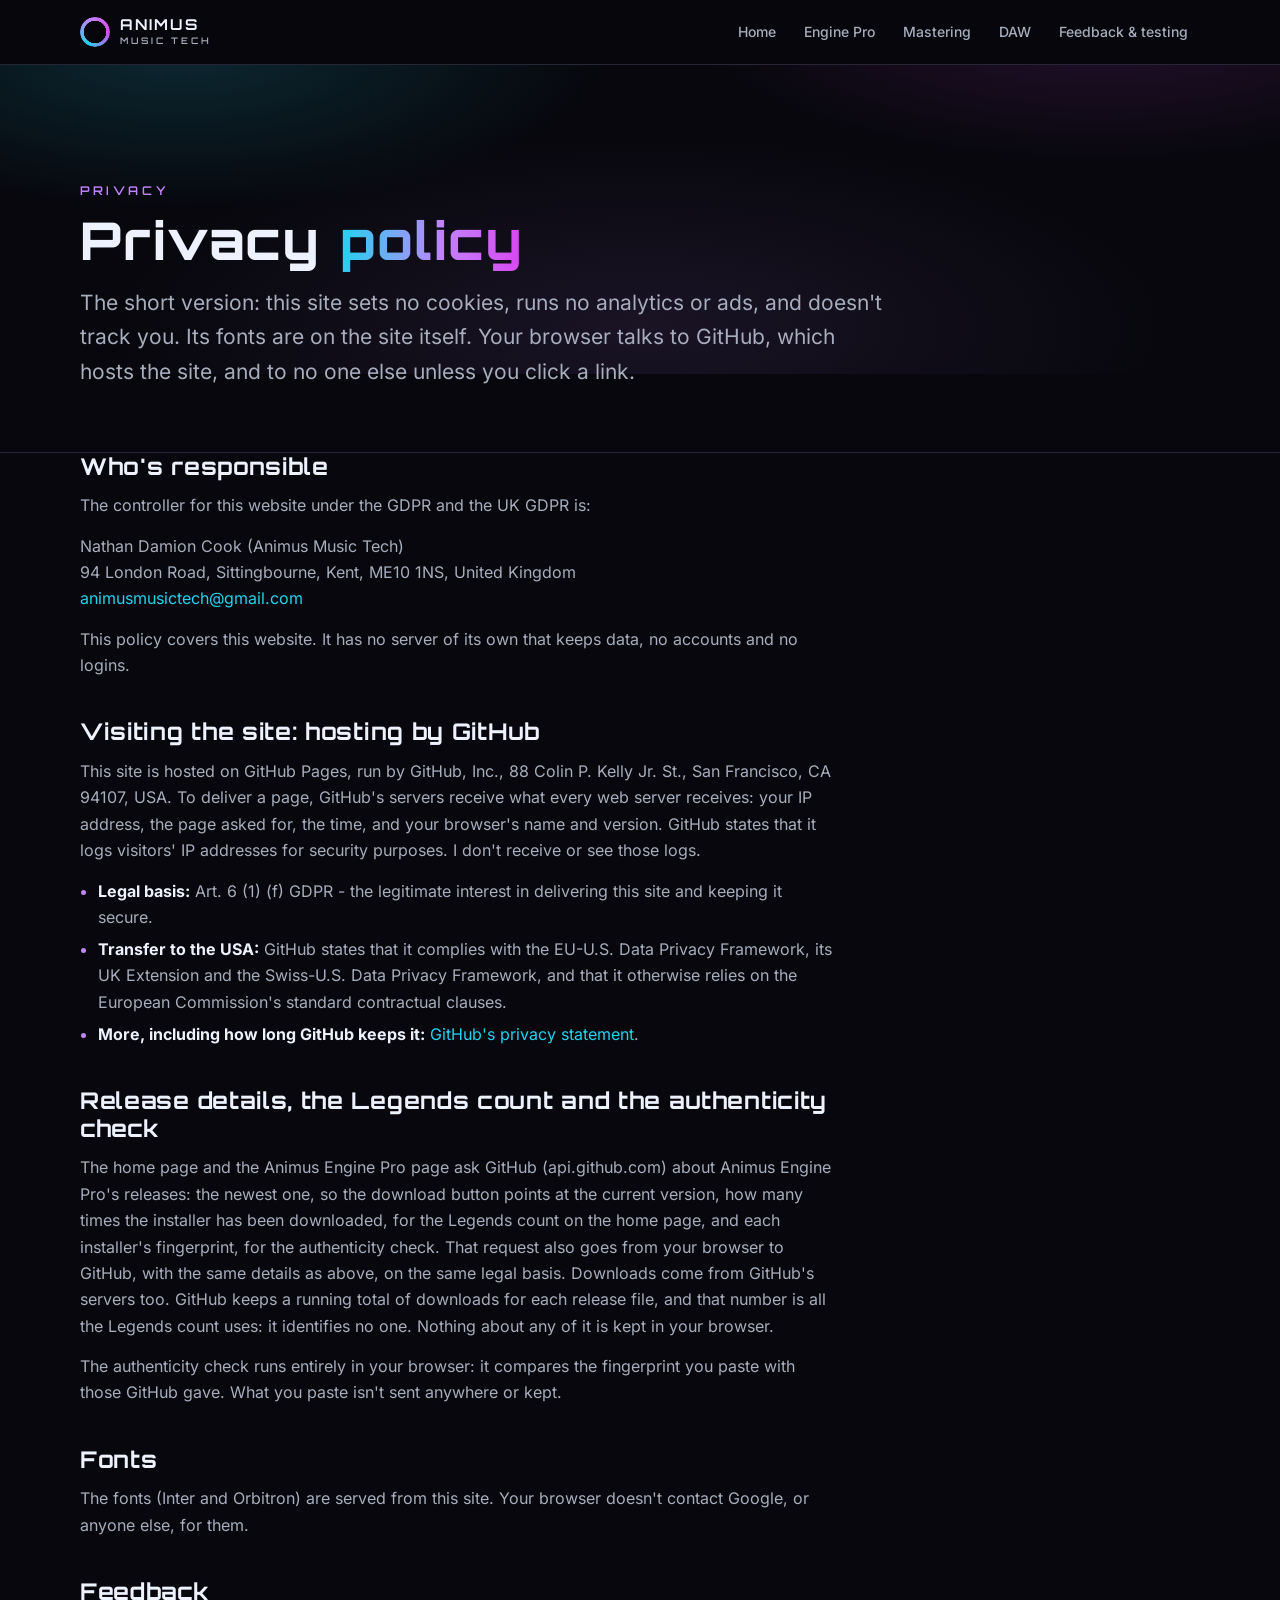
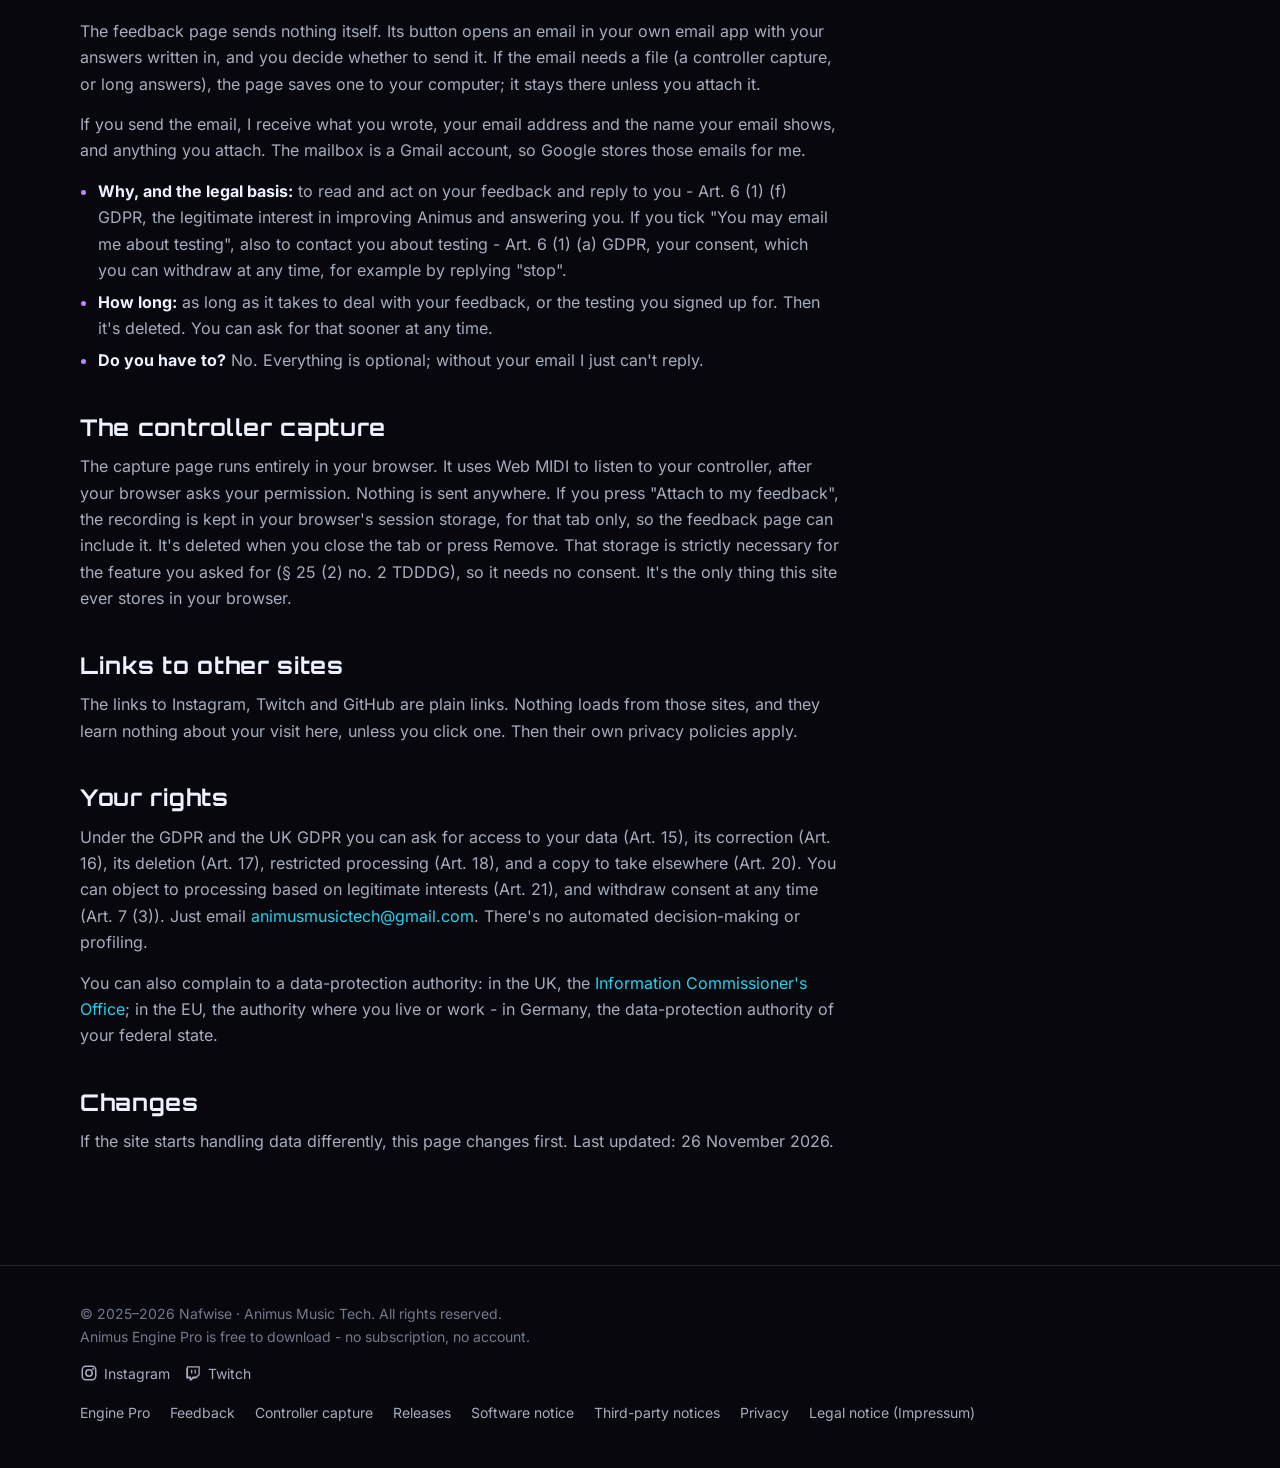
<file: privacy.html>
<!doctype html>
<html lang="en-GB">
<head>
<meta charset="utf-8">
<meta name="viewport" content="width=device-width, initial-scale=1">
<title>Privacy policy | Animus Music Tech</title>
<meta name="description" content="How the Animus Music Tech website handles personal data: no cookies, no tracking, and what goes where.">
<meta name="theme-color" content="#07070d">
<link rel="icon" href="assets/img/favicon.svg" type="image/svg+xml">
<link rel="preload" href="assets/fonts/inter-latin.woff2" as="font" type="font/woff2" crossorigin>
<link rel="stylesheet" href="assets/css/site.css">
</head>
<body>
<a class="skip" href="#main">Skip to content</a>

<header class="bar">
  <div class="wrap">
    <a class="brand" href="index.html" aria-label="Animus Music Tech - home">
      <span class="mark-ring" aria-hidden="true"></span>
      <span class="brand-words">ANIMUS<small>MUSIC TECH</small></span>
    </a>
    <button class="nav-toggle" aria-expanded="false" aria-controls="nav">Menu</button>
    <nav class="nav" id="nav" aria-label="Main">
      <a href="index.html">Home</a>
      <a href="pro.html">Engine Pro</a>
      <a href="mastering.html">Mastering</a>
      <a href="daw.html">DAW</a>
      <a href="feedback.html">Feedback &amp; testing</a>
    </nav>
  </div>
</header>

<main id="main">
  <section class="hero" style="padding-bottom: 32px">
    <div class="wrap">
      <p class="eyebrow">Privacy</p>
      <h1 style="font-size: clamp(30px, 5vw, 52px)">Privacy <span class="grad-text">policy</span></h1>
      <p class="lead">The short version: this site sets no cookies, runs no analytics or ads, and doesn't track you. Its fonts are
        on the site itself. Your browser talks to GitHub, which hosts the site, and to no one else unless you click a link.</p>
    </div>
  </section>

  <section style="padding-top: 0">
    <div class="wrap"><div class="prose">

      <h2>Who's responsible</h2>
      <p>The controller for this website under the GDPR and the UK GDPR is:</p>
      <p>Nathan Damion Cook (Animus Music Tech)<br>94 London Road, Sittingbourne, Kent, ME10 1NS, United Kingdom<br>
        <a href="mailto:animusmusictech@gmail.com">animusmusictech@gmail.com</a></p>
      <p>This policy covers this website. It has no server of its own that keeps data, no accounts and no logins.</p>

      <h2>Visiting the site: hosting by GitHub</h2>
      <p>This site is hosted on GitHub Pages, run by GitHub, Inc., 88 Colin P. Kelly Jr. St., San Francisco, CA 94107, USA. To
        deliver a page, GitHub's servers receive what every web server receives: your IP address, the page asked for, the time,
        and your browser's name and version. GitHub states that it logs visitors' IP addresses for security purposes. I don't
        receive or see those logs.</p>
      <ul class="list">
        <li><b>Legal basis:</b> Art. 6 (1) (f) GDPR - the legitimate interest in delivering this site and keeping it secure.</li>
        <li><b>Transfer to the USA:</b> GitHub states that it complies with the EU-U.S. Data Privacy Framework, its UK Extension
          and the Swiss-U.S. Data Privacy Framework, and that it otherwise relies on the European Commission's standard
          contractual clauses.</li>
        <li><b>More, including how long GitHub keeps it:</b>
          <a href="https://docs.github.com/en/site-policy/privacy-policies/github-general-privacy-statement" rel="noopener">GitHub's
          privacy statement</a>.</li>
      </ul>

      <h2>Release details, the Legends count and the authenticity check</h2>
      <p>The home page and the Animus Engine Pro page ask GitHub (api.github.com) about Animus Engine Pro's releases: the newest
        one, so the download button points at the current version, how many times the installer has been downloaded, for
        the Legends count on the home page, and each installer's fingerprint, for the authenticity check. That request also
        goes from your browser to GitHub, with the same details as above, on the same legal basis. Downloads come from GitHub's
        servers too. GitHub keeps a running total of downloads for each release file, and that number is all the Legends count
        uses: it identifies no one. Nothing about any of it is kept in your browser.</p>
      <p>The authenticity check runs entirely in your browser: it compares the fingerprint you paste with those GitHub gave.
        What you paste isn't sent anywhere or kept.</p>

      <h2>Fonts</h2>
      <p>The fonts (Inter and Orbitron) are served from this site. Your browser doesn't contact Google, or anyone else, for them.</p>

      <h2>Feedback</h2>
      <p>The feedback page sends nothing itself. Its button opens an email in your own email app with your answers written in,
        and you decide whether to send it. If the email needs a file (a controller capture, or long answers), the page saves one
        to your computer; it stays there unless you attach it.</p>
      <p>If you send the email, I receive what you wrote, your email address and the name your email shows, and anything you
        attach. The mailbox is a Gmail account, so Google stores those emails for me.</p>
      <ul class="list">
        <li><b>Why, and the legal basis:</b> to read and act on your feedback and reply to you - Art. 6 (1) (f) GDPR, the
          legitimate interest in improving Animus and answering you. If you tick "You may email me about testing", also to
          contact you about testing - Art. 6 (1) (a) GDPR, your consent, which you can withdraw at any time, for example by
          replying "stop".</li>
        <li><b>How long:</b> as long as it takes to deal with your feedback, or the testing you signed up for. Then it's
          deleted. You can ask for that sooner at any time.</li>
        <li><b>Do you have to?</b> No. Everything is optional; without your email I just can't reply.</li>
      </ul>

      <h2>The controller capture</h2>
      <p>The capture page runs entirely in your browser. It uses Web MIDI to listen to your controller, after your browser asks
        your permission. Nothing is sent anywhere. If you press "Attach to my feedback", the recording is kept in your browser's
        session storage, for that tab only, so the feedback page can include it. It's deleted when you close the tab or press
        Remove. That storage is strictly necessary for the feature you asked for (&sect;&nbsp;25 (2) no. 2 TDDDG), so it needs no
        consent. It's the only thing this site ever stores in your browser.</p>

      <h2>Links to other sites</h2>
      <p>The links to Instagram, Twitch and GitHub are plain links. Nothing loads from those sites, and they learn nothing about
        your visit here, unless you click one. Then their own privacy policies apply.</p>

      <h2>Your rights</h2>
      <p>Under the GDPR and the UK GDPR you can ask for access to your data (Art. 15), its correction (Art. 16), its deletion
        (Art. 17), restricted processing (Art. 18), and a copy to take elsewhere (Art. 20). You can object to processing based on
        legitimate interests (Art. 21), and withdraw consent at any time (Art. 7 (3)). Just email
        <a href="mailto:animusmusictech@gmail.com">animusmusictech@gmail.com</a>. There's no automated decision-making or
        profiling.</p>
      <p>You can also complain to a data-protection authority: in the UK, the
        <a href="https://ico.org.uk/make-a-complaint/" rel="noopener">Information Commissioner's Office</a>; in the EU, the
        authority where you live or work - in Germany, the data-protection authority of your federal state.</p>

      <h2>Changes</h2>
      <p>If the site starts handling data differently, this page changes first. Last updated: 26 November 2026.</p>
    </div></div>
  </section>
</main>

<footer>
  <div class="wrap">
    <div>
      &copy; 2025&ndash;<span data-year>2026</span> Nafwise &middot; Animus Music Tech. All rights reserved.<br>
      Animus Engine Pro is free to download - no subscription, no account.
      <div class="socials" style="margin-top:14px">
        <a href="https://www.instagram.com/nafwise.labs" rel="me noopener" aria-label="Instagram: @nafwise.labs">
          <svg viewBox="0 0 24 24" aria-hidden="true"><rect x="3" y="3" width="18" height="18" rx="5" fill="none" stroke="currentColor" stroke-width="2"/><circle cx="12" cy="12" r="4.2" fill="none" stroke="currentColor" stroke-width="2"/><circle cx="17.4" cy="6.6" r="1.3" fill="currentColor"/></svg>
          Instagram</a>
        <a href="https://www.twitch.tv/dj_nafi" rel="me noopener" aria-label="Twitch: dj_nafi">
          <svg viewBox="0 0 24 24" aria-hidden="true"><path fill="currentColor" d="M4.3 3 3 6.3v13.1h4.5V22h2.6l2.5-2.6h3.7L21 14.6V3H4.3Zm15 10.8-2.9 2.9h-4.6l-2.5 2.5v-2.5H5.4V4.8h13.9v9Z"/><path fill="currentColor" d="M15.8 7.8h-1.7v4.9h1.7V7.8Zm-4.7 0H9.4v4.9h1.7V7.8Z"/></svg>
          Twitch</a>
      </div>
    </div>
    <nav aria-label="Footer">
      <a href="pro.html">Engine Pro</a>
      <a href="feedback.html">Feedback</a>
      <a href="capture.html">Controller capture</a>
      <a href="https://github.com/Nafwise/Animus-Releases/releases">Releases</a>
      <a href="https://github.com/Nafwise/Animus-Releases/blob/main/NOTICE.md">Software notice</a>
      <a href="https://github.com/Nafwise/Animus-Releases/blob/main/THIRD-PARTY-NOTICES.txt">Third-party notices</a>
      <a href="privacy.html" aria-current="page">Privacy</a>
      <a href="legal.html">Legal notice (Impressum)</a>
    </nav>
  </div>
</footer>
<script src="assets/js/config.js"></script>
<script src="assets/js/site.js"></script>
</body>
</html>
</file>
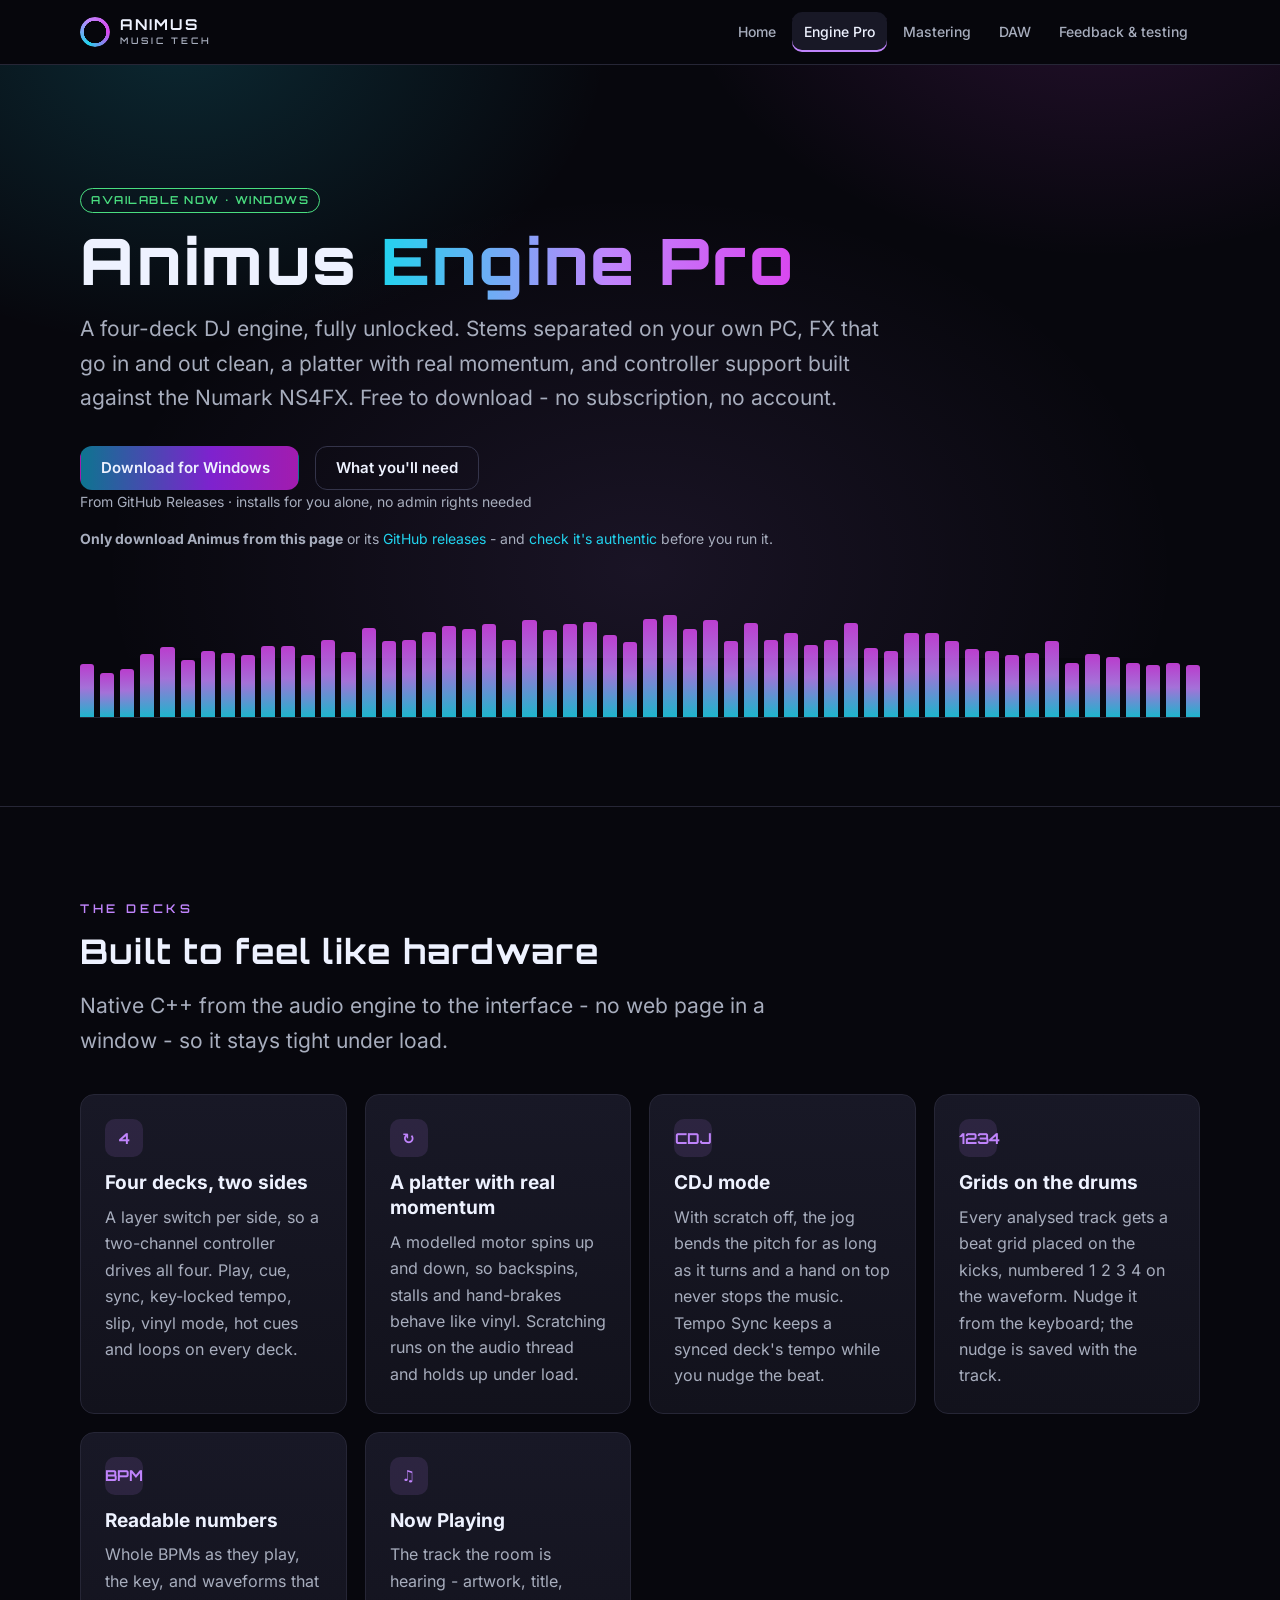
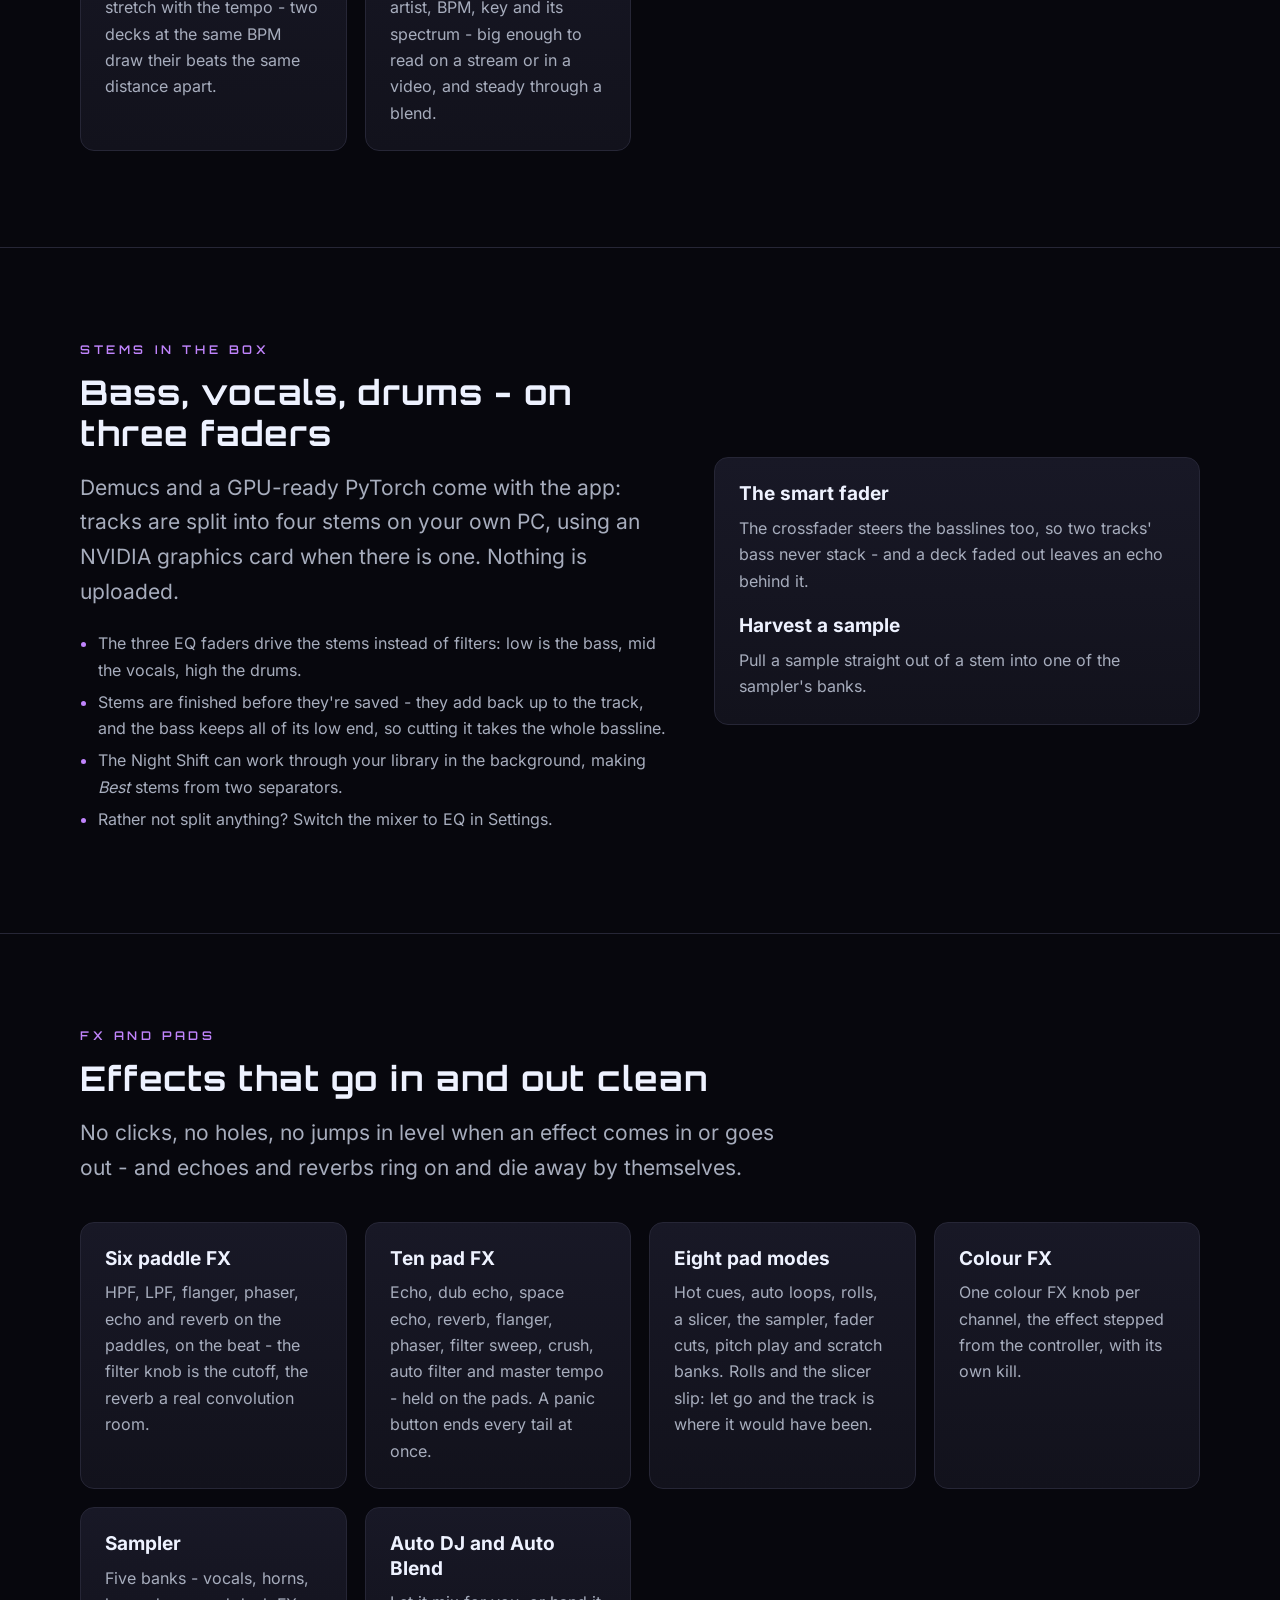
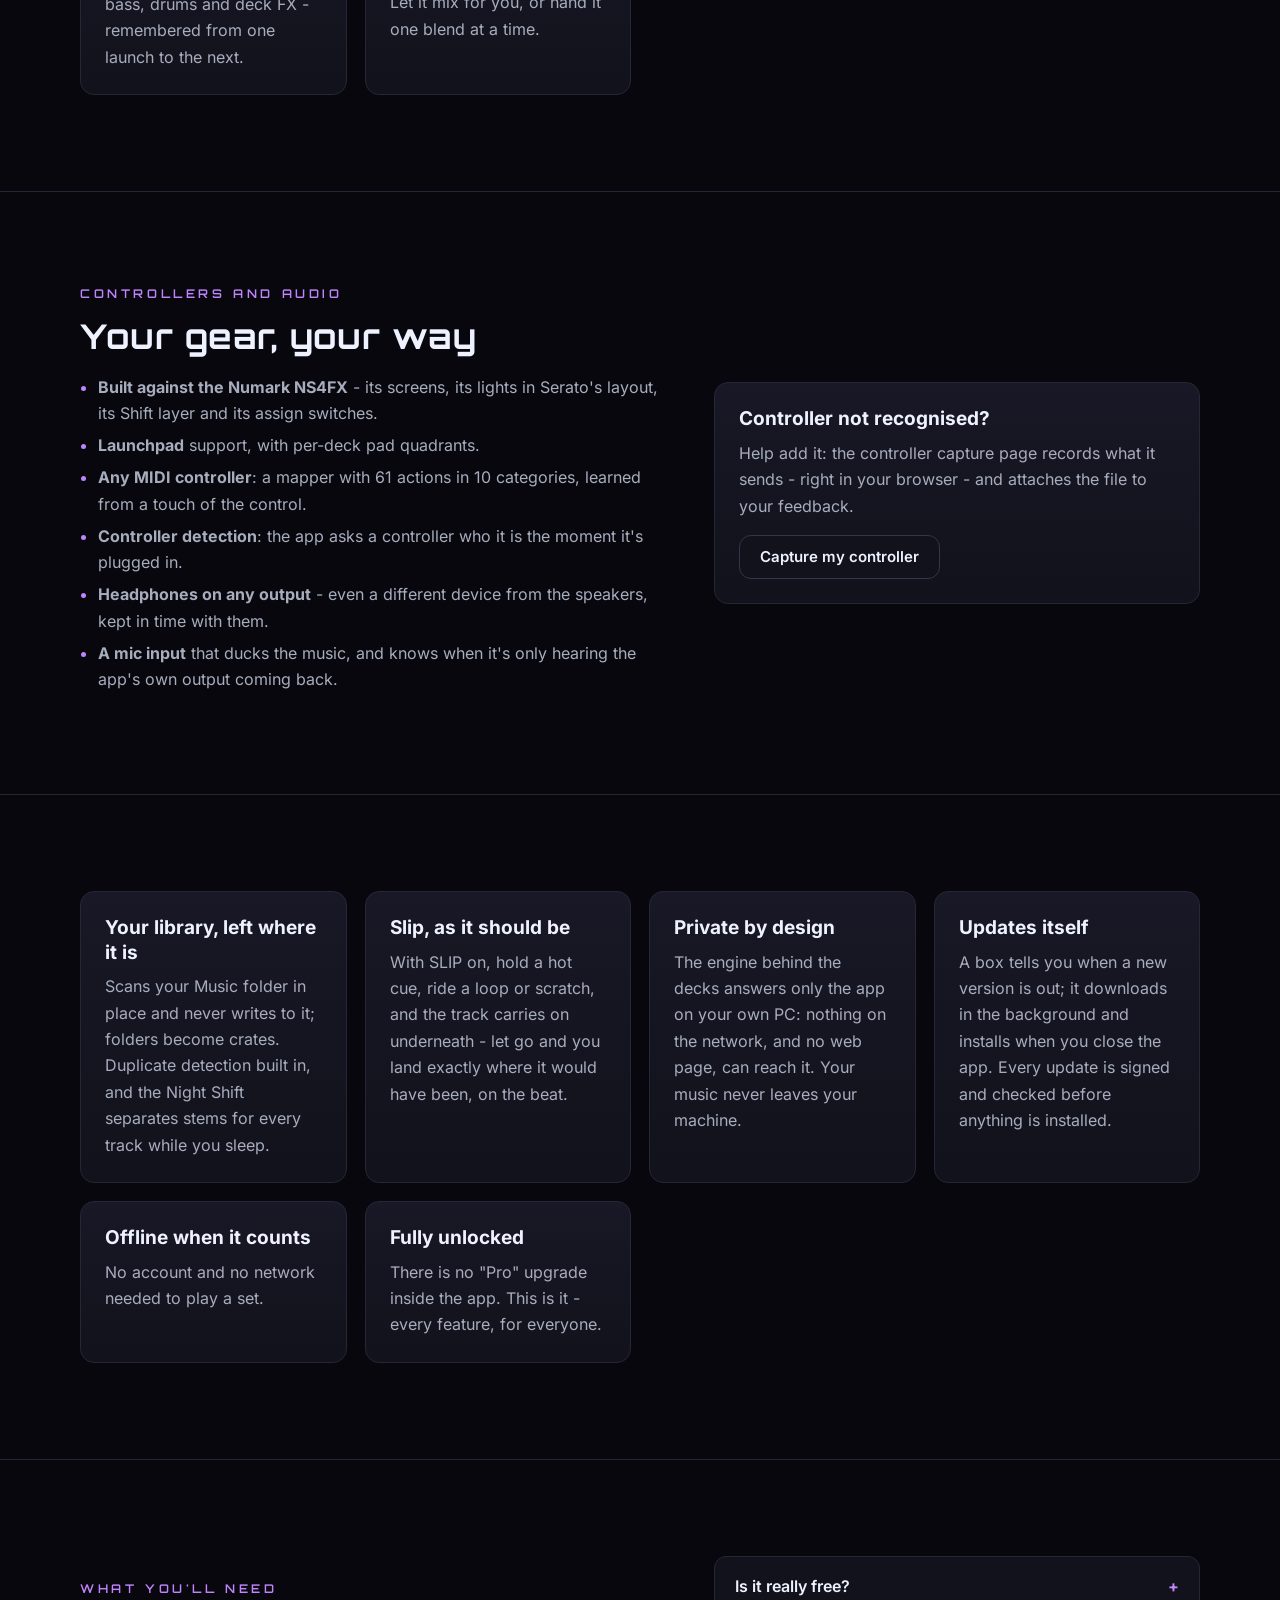
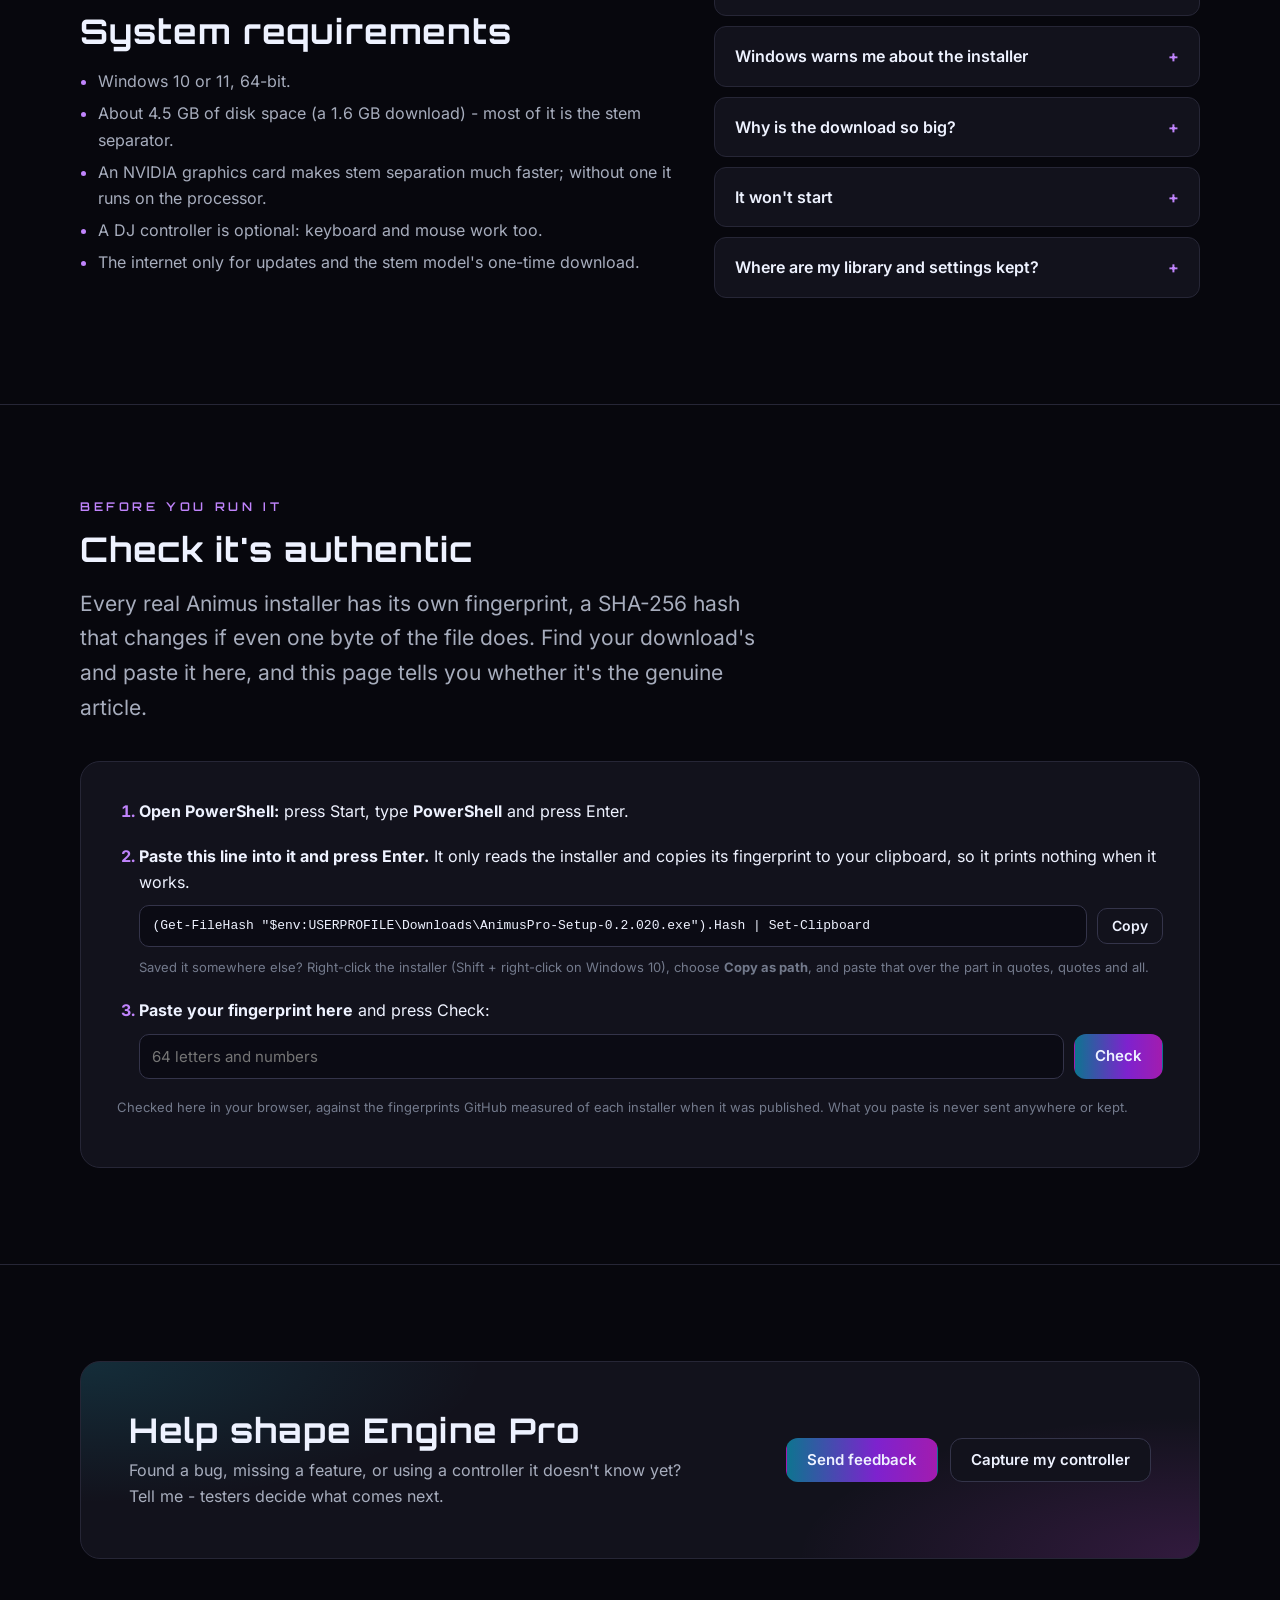
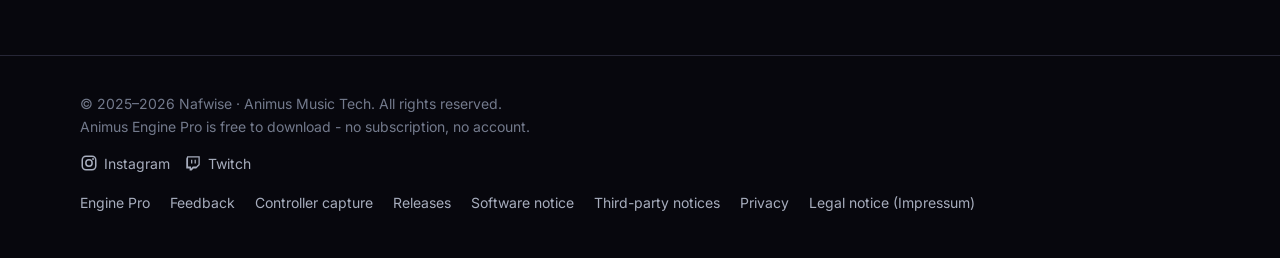
<file: pro.html>
<!doctype html>
<html lang="en-GB">
<head>
<meta charset="utf-8">
<meta name="viewport" content="width=device-width, initial-scale=1">
<title>Animus Engine Pro - a four-deck DJ engine, fully unlocked | Animus Music Tech</title>
<meta name="description" content="Animus Engine Pro: four decks, stems separated on your own PC, clean FX, a platter with real momentum and controller support built against the Numark NS4FX. Free for Windows - no subscription, no account.">
<meta name="theme-color" content="#07070d">
<meta property="og:title" content="Animus Engine Pro">
<meta property="og:description" content="A four-deck DJ engine, fully unlocked. Free for Windows.">
<link rel="icon" href="assets/img/favicon.svg" type="image/svg+xml">
<link rel="preload" href="assets/fonts/inter-latin.woff2" as="font" type="font/woff2" crossorigin>
<link rel="stylesheet" href="assets/css/site.css">
</head>
<body>
<a class="skip" href="#main">Skip to content</a>

<header class="bar">
  <div class="wrap">
    <a class="brand" href="index.html" aria-label="Animus Music Tech - home">
      <span class="mark-ring" aria-hidden="true"></span>
      <span class="brand-words">ANIMUS<small>MUSIC TECH</small></span>
    </a>
    <button class="nav-toggle" aria-expanded="false" aria-controls="nav">Menu</button>
    <nav class="nav" id="nav" aria-label="Main">
      <a href="index.html">Home</a>
      <a href="pro.html" aria-current="page">Engine Pro</a>
      <a href="mastering.html">Mastering</a>
      <a href="daw.html">DAW</a>
      <a href="feedback.html">Feedback &amp; testing</a>
    </nav>
  </div>
</header>

<main id="main">
  <section class="hero">
    <div class="wrap">
      <span class="pill live">Available now &middot; Windows</span>
      <h1>Animus <span class="grad-text">Engine Pro</span></h1>
      <p class="lead">A four-deck DJ engine, fully unlocked. Stems separated on your own PC, FX that go in and out clean, a platter with
        real momentum, and controller support built against the Numark NS4FX. Free to download - no subscription, no account.</p>
      <div class="download" id="download">
        <!-- The link is the releases page until site.js finds the newest installer on GitHub (then: its direct download). -->
        <a class="btn primary" data-download href="https://github.com/Nafwise/Animus-Releases/releases">
          <span data-download-label>Download for Windows</span> <small data-download-size></small>
        </a>
        <a class="btn ghost" href="#requirements">What you'll need</a>
      </div>
      <p class="release-meta" data-release-meta>From GitHub Releases &middot; installs for you alone, no admin rights needed</p>
      <p class="release-meta"><b>Only download Animus from this page</b> or its
        <a href="https://github.com/Nafwise/Animus-Releases/releases">GitHub releases</a> - and
        <a href="#verify">check it's authentic</a> before you run it.</p>
      <div class="spectrum" data-bars="56" aria-hidden="true"></div>
    </div>
  </section>

  <section id="decks">
    <div class="wrap">
      <div class="section-head">
        <p class="eyebrow">The decks</p>
        <h2>Built to feel like hardware</h2>
        <p class="lead">Native C++ from the audio engine to the interface - no web page in a window - so it stays tight under load.</p>
      </div>
      <div class="grid three">
        <div class="card"><div class="icon" aria-hidden="true">4</div><h3>Four decks, two sides</h3>
          <p class="muted">A layer switch per side, so a two-channel controller drives all four. Play, cue, sync, key-locked tempo, slip,
            vinyl mode, hot cues and loops on every deck.</p></div>
        <div class="card"><div class="icon" aria-hidden="true">&#8635;</div><h3>A platter with real momentum</h3>
          <p class="muted">A modelled motor spins up and down, so backspins, stalls and hand-brakes behave like vinyl. Scratching runs on
            the audio thread and holds up under load.</p></div>
        <div class="card"><div class="icon" aria-hidden="true">CDJ</div><h3>CDJ mode</h3>
          <p class="muted">With scratch off, the jog bends the pitch for as long as it turns and a hand on top never stops the music.
            Tempo Sync keeps a synced deck's tempo while you nudge the beat.</p></div>
        <div class="card"><div class="icon" aria-hidden="true">1234</div><h3>Grids on the drums</h3>
          <p class="muted">Every analysed track gets a beat grid placed on the kicks, numbered 1&nbsp;2&nbsp;3&nbsp;4 on the waveform.
            Nudge it from the keyboard; the nudge is saved with the track.</p></div>
        <div class="card"><div class="icon" aria-hidden="true">BPM</div><h3>Readable numbers</h3>
          <p class="muted">Whole BPMs as they play, the key, and waveforms that stretch with the tempo - two decks at the same BPM draw
            their beats the same distance apart.</p></div>
        <div class="card"><div class="icon" aria-hidden="true">&#9835;</div><h3>Now Playing</h3>
          <p class="muted">The track the room is hearing - artwork, title, artist, BPM, key and its spectrum - big enough to read on a
            stream or in a video, and steady through a blend.</p></div>
      </div>
    </div>
  </section>

  <section id="stems">
    <div class="wrap split">
      <div>
        <p class="eyebrow">Stems in the box</p>
        <h2>Bass, vocals, drums - on three faders</h2>
        <p class="lead">Demucs and a GPU-ready PyTorch come with the app: tracks are split into four stems on your own PC, using an
          NVIDIA graphics card when there is one. Nothing is uploaded.</p>
        <ul class="list muted">
          <li>The three EQ faders drive the stems instead of filters: low is the bass, mid the vocals, high the drums.</li>
          <li>Stems are finished before they're saved - they add back up to the track, and the bass keeps all of its low end, so
            cutting it takes the whole bassline.</li>
          <li>The Night Shift can work through your library in the background, making <em>Best</em> stems from two separators.</li>
          <li>Rather not split anything? Switch the mixer to EQ in Settings.</li>
        </ul>
      </div>
      <div class="card">
        <h3>The smart fader</h3>
        <p class="muted">The crossfader steers the basslines too, so two tracks' bass never stack - and a deck faded out leaves an echo
          behind it.</p>
        <h3 style="margin-top:20px">Harvest a sample</h3>
        <p class="muted">Pull a sample straight out of a stem into one of the sampler's banks.</p>
      </div>
    </div>
  </section>

  <section id="fx">
    <div class="wrap">
      <div class="section-head">
        <p class="eyebrow">FX and pads</p>
        <h2>Effects that go in and out clean</h2>
        <p class="lead">No clicks, no holes, no jumps in level when an effect comes in or goes out - and echoes and reverbs ring on and
          die away by themselves.</p>
      </div>
      <div class="grid three">
        <div class="card"><h3>Six paddle FX</h3>
          <p class="muted">HPF, LPF, flanger, phaser, echo and reverb on the paddles, on the beat - the filter knob is the cutoff, the
            reverb a real convolution room.</p></div>
        <div class="card"><h3>Ten pad FX</h3>
          <p class="muted">Echo, dub echo, space echo, reverb, flanger, phaser, filter sweep, crush, auto filter and master tempo - held
            on the pads. A panic button ends every tail at once.</p></div>
        <div class="card"><h3>Eight pad modes</h3>
          <p class="muted">Hot cues, auto loops, rolls, a slicer, the sampler, fader cuts, pitch play and scratch banks. Rolls and the
            slicer slip: let go and the track is where it would have been.</p></div>
        <div class="card"><h3>Colour FX</h3>
          <p class="muted">One colour FX knob per channel, the effect stepped from the controller, with its own kill.</p></div>
        <div class="card"><h3>Sampler</h3>
          <p class="muted">Five banks - vocals, horns, bass, drums and deck FX - remembered from one launch to the next.</p></div>
        <div class="card"><h3>Auto DJ and Auto Blend</h3>
          <p class="muted">Let it mix for you, or hand it one blend at a time.</p></div>
      </div>
    </div>
  </section>

  <section id="controllers">
    <div class="wrap split">
      <div>
        <p class="eyebrow">Controllers and audio</p>
        <h2>Your gear, your way</h2>
        <ul class="list muted">
          <li><b>Built against the Numark NS4FX</b> - its screens, its lights in Serato's layout, its Shift layer and its assign
            switches.</li>
          <li><b>Launchpad</b> support, with per-deck pad quadrants.</li>
          <li><b>Any MIDI controller</b>: a mapper with 61 actions in 10 categories, learned from a touch of the control.</li>
          <li><b>Controller detection</b>: the app asks a controller who it is the moment it's plugged in.</li>
          <li><b>Headphones on any output</b> - even a different device from the speakers, kept in time with them.</li>
          <li><b>A mic input</b> that ducks the music, and knows when it's only hearing the app's own output coming back.</li>
        </ul>
      </div>
      <div class="card">
        <h3>Controller not recognised?</h3>
        <p class="muted">Help add it: the controller capture page records what it sends - right in your browser - and attaches the
          file to your feedback.</p>
        <div class="actions" style="margin-top:16px"><a class="btn" href="capture.html">Capture my controller</a></div>
      </div>
    </div>
  </section>

  <section id="more">
    <div class="wrap">
      <div class="grid three">
        <div class="card"><h3>Your library, left where it is</h3>
          <p class="muted">Scans your Music folder in place and never writes to it; folders become crates. Duplicate detection built
            in, and the Night Shift separates stems for every track while you sleep.</p></div>
        <div class="card"><h3>Slip, as it should be</h3>
          <p class="muted">With SLIP on, hold a hot cue, ride a loop or scratch, and the track carries on underneath - let go and you
            land exactly where it would have been, on the beat.</p></div>
        <div class="card"><h3>Private by design</h3>
          <p class="muted">The engine behind the decks answers only the app on your own PC: nothing on the network, and no web page,
            can reach it. Your music never leaves your machine.</p></div>
        <div class="card"><h3>Updates itself</h3>
          <p class="muted">A box tells you when a new version is out; it downloads in the background and installs when you close the
            app. Every update is signed and checked before anything is installed.</p></div>
        <div class="card"><h3>Offline when it counts</h3>
          <p class="muted">No account and no network needed to play a set.</p></div>
        <div class="card"><h3>Fully unlocked</h3>
          <p class="muted">There is no "Pro" upgrade inside the app. This is it - every feature, for everyone.</p></div>
      </div>
    </div>
  </section>

  <section id="requirements">
    <div class="wrap split">
      <div>
        <p class="eyebrow">What you'll need</p>
        <h2>System requirements</h2>
        <ul class="list muted">
          <li>Windows 10 or 11, 64-bit.</li>
          <li>About 4.5 GB of disk space (a 1.6 GB download) - most of it is the stem separator.</li>
          <li>An NVIDIA graphics card makes stem separation much faster; without one it runs on the processor.</li>
          <li>A DJ controller is optional: keyboard and mouse work too.</li>
          <li>The internet only for updates and the stem model's one-time download.</li>
        </ul>
      </div>
      <div>
        <details>
          <summary>Is it really free?</summary>
          <p>Yes. No subscription, no account, no trial, nothing locked. Download it and use all of it.</p>
        </details>
        <details>
          <summary>Windows warns me about the installer</summary>
          <p>The installer isn't signed with a paid code-signing certificate yet, so SmartScreen may say it's from an unknown
            publisher. <a href="#verify">Check it's authentic</a> first, then choose <b>More info</b> and <b>Run anyway</b>. It installs
            for you alone, without admin rights.</p>
        </details>
        <details>
          <summary>Why is the download so big?</summary>
          <p>Stem separation runs on your own PC, so the app carries PyTorch, Demucs and NVIDIA's GPU libraries with it. Updates after
            that only download what changed.</p>
        </details>
        <details>
          <summary>It won't start</summary>
          <p>Install Microsoft's Visual C++ Redistributable (x64) and try again - most PCs have it already. If it still won't, please
            tell me on the <a href="feedback.html">feedback page</a>.</p>
        </details>
        <details>
          <summary>Where are my library and settings kept?</summary>
          <p>Apart from the app, in your own profile, so updating or reinstalling never touches them.</p>
        </details>
      </div>
    </div>
  </section>

  <!-- The authenticity check: the visitor pastes their download's SHA-256 and site.js compares it, in the browser, with the
       fingerprints GitHub measured of each published installer (releases.js). The fingerprints themselves are never shown. -->
  <section id="verify">
    <div class="wrap">
      <div class="section-head">
        <p class="eyebrow">Before you run it</p>
        <h2>Check it's authentic</h2>
        <p class="lead">Every real Animus installer has its own fingerprint, a SHA-256 hash that changes if even one byte of the file
          does. Find your download's and paste it here, and this page tells you whether it's the genuine article.</p>
      </div>
      <div class="verify" data-verify>
        <ol class="verify-steps">
          <li><b>Open PowerShell:</b> press Start, type <b>PowerShell</b> and press Enter.</li>
          <li><b>Paste this line into it and press Enter.</b> It only reads the installer and copies its fingerprint to your
            clipboard, so it prints nothing when it works.
            <div class="verify-cmd">
              <code data-verify-command>(Get-FileHash "$env:USERPROFILE\Downloads\AnimusPro-Setup-0.2.020.exe").Hash | Set-Clipboard</code>
              <button class="btn small" type="button" data-verify-copy>Copy</button>
            </div>
            <span class="hint">Saved it somewhere else? Right-click the installer (Shift + right-click on Windows 10), choose
              <b>Copy as path</b>, and paste that over the part in quotes, quotes and all.</span></li>
          <li><label for="verify-input"><b>Paste your fingerprint here</b> and press Check:</label>
            <form class="verify-form" data-verify-form autocomplete="off">
              <input type="text" id="verify-input" data-verify-input placeholder="64 letters and numbers" spellcheck="false"
                     autocapitalize="off">
              <button class="btn primary" type="submit">Check</button>
            </form>
            <div class="verify-result" data-verify-result role="status" aria-live="polite"></div></li>
        </ol>
        <p class="hint">Checked here in your browser, against the fingerprints GitHub measured of each installer when it was
          published. What you paste is never sent anywhere or kept.</p>
      </div>
    </div>
  </section>

  <section>
    <div class="wrap">
      <div class="cta">
        <div>
          <h2>Help shape Engine Pro</h2>
          <p>Found a bug, missing a feature, or using a controller it doesn't know yet? Tell me - testers decide what comes next.</p>
        </div>
        <div class="actions">
          <a class="btn primary" href="feedback.html">Send feedback</a>
          <a class="btn" href="capture.html">Capture my controller</a>
        </div>
      </div>
    </div>
  </section>
</main>

<footer>
  <div class="wrap">
    <div>
      &copy; 2025&ndash;<span data-year>2026</span> Nafwise &middot; Animus Music Tech. All rights reserved.<br>
      Animus Engine Pro is free to download - no subscription, no account.
      <div class="socials" style="margin-top:14px">
        <a href="https://www.instagram.com/nafwise.labs" rel="me noopener" aria-label="Instagram: @nafwise.labs">
          <svg viewBox="0 0 24 24" aria-hidden="true"><rect x="3" y="3" width="18" height="18" rx="5" fill="none" stroke="currentColor" stroke-width="2"/><circle cx="12" cy="12" r="4.2" fill="none" stroke="currentColor" stroke-width="2"/><circle cx="17.4" cy="6.6" r="1.3" fill="currentColor"/></svg>
          Instagram</a>
        <a href="https://www.twitch.tv/dj_nafi" rel="me noopener" aria-label="Twitch: dj_nafi">
          <svg viewBox="0 0 24 24" aria-hidden="true"><path fill="currentColor" d="M4.3 3 3 6.3v13.1h4.5V22h2.6l2.5-2.6h3.7L21 14.6V3H4.3Zm15 10.8-2.9 2.9h-4.6l-2.5 2.5v-2.5H5.4V4.8h13.9v9Z"/><path fill="currentColor" d="M15.8 7.8h-1.7v4.9h1.7V7.8Zm-4.7 0H9.4v4.9h1.7V7.8Z"/></svg>
          Twitch</a>
      </div>
    </div>
    <nav aria-label="Footer">
      <a href="pro.html">Engine Pro</a>
      <a href="feedback.html">Feedback</a>
      <a href="capture.html">Controller capture</a>
      <a href="https://github.com/Nafwise/Animus-Releases/releases">Releases</a>
      <a href="https://github.com/Nafwise/Animus-Releases/blob/main/NOTICE.md">Software notice</a>
      <a href="https://github.com/Nafwise/Animus-Releases/blob/main/THIRD-PARTY-NOTICES.txt">Third-party notices</a>
      <a href="privacy.html">Privacy</a>
      <a href="legal.html">Legal notice (Impressum)</a>
    </nav>
  </div>
</footer>
<script src="assets/js/config.js"></script>
<script src="assets/js/releases.js"></script>
<script src="assets/js/site.js"></script>
</body>
</html>
</file>
<file: assets/css/site.css>
/* ==========================================================================
   Animus Music Tech - the site's one stylesheet
   The palette is Animus Engine Pro's own (its console and settings), so the site and the app look like one family.
   ========================================================================== */

/* The fonts, served from this site - no visitor's browser is sent to Google for them. Inter and Orbitron are under the SIL
   Open Font License (assets/fonts/*-OFL.txt); these are Google Fonts' Latin cuts, each one variable font covering the weights. */
@font-face {
  font-family: "Inter"; font-style: normal; font-weight: 400 800; font-display: swap;
  src: url("../fonts/inter-latin-ext.woff2") format("woff2");
  unicode-range: U+0100-02BA, U+02BD-02C5, U+02C7-02CC, U+02CE-02D7, U+02DD-02FF, U+0304, U+0308, U+0329, U+1D00-1DBF, U+1E00-1E9F,
                 U+1EF2-1EFF, U+2020, U+20A0-20AB, U+20AD-20C4, U+2113, U+2C60-2C7F, U+A720-A7FF;
}
@font-face {
  font-family: "Inter"; font-style: normal; font-weight: 400 800; font-display: swap;
  src: url("../fonts/inter-latin.woff2") format("woff2");
  unicode-range: U+0000-00FF, U+0131, U+0152-0153, U+02BB-02BC, U+02C6, U+02DA, U+02DC, U+0304, U+0308, U+0329, U+2000-206F, U+20AC,
                 U+2122, U+2191, U+2193, U+2212, U+2215, U+FEFF, U+FFFD;
}
@font-face {
  font-family: "Orbitron"; font-style: normal; font-weight: 600 800; font-display: swap;
  src: url("../fonts/orbitron-latin.woff2") format("woff2");
  unicode-range: U+0000-00FF, U+0131, U+0152-0153, U+02BB-02BC, U+02C6, U+02DA, U+02DC, U+0304, U+0308, U+0329, U+2000-206F, U+20AC,
                 U+2122, U+2191, U+2193, U+2212, U+2215, U+FEFF, U+FFFD;
}

:root {
  --bg: #07070d;
  --bg-2: #0b0b14;
  --panel: #12121c;
  --panel-2: #181826;
  --edge: #262636;
  --edge-2: #34344a;
  --ink: #eef2ff;
  --soft: #a7adbd;
  --quiet: #737a8c;
  --purple: #c084fc;
  --fuchsia: #d946ef;
  --cyan: #22d3ee;
  --green: #4ade80;
  --amber: #facc15;
  --red: #f87171;
  --grad: linear-gradient(90deg, var(--cyan), var(--purple) 55%, var(--fuchsia));
  --radius: 14px;
  --max: 1120px;
  --font: "Inter", system-ui, -apple-system, "Segoe UI", Roboto, sans-serif;
  --display: "Orbitron", "Inter", system-ui, sans-serif;
  color-scheme: dark;
}

*, *::before, *::after { box-sizing: border-box; }
[hidden] { display: none !important; }   /* hidden means hidden - even on a .btn or .notice that sets its own display */

html { scroll-behavior: smooth; scroll-padding-top: 84px; }   /* a link to #section lands below the sticky bar */
@media (prefers-reduced-motion: reduce) {
  html { scroll-behavior: auto; }
  *, *::before, *::after { animation: none !important; transition: none !important; }
}

body {
  margin: 0;
  background: var(--bg);
  color: var(--ink);
  font: 16px/1.65 var(--font);
  -webkit-font-smoothing: antialiased;
  overflow-x: hidden;
}

img, svg { max-width: 100%; display: block; }
a { color: var(--cyan); text-decoration: none; }
a:hover { text-decoration: underline; }
:focus-visible { outline: 2px solid var(--purple); outline-offset: 3px; border-radius: 6px; }

.wrap { width: min(var(--max), 100% - 32px); margin-inline: auto; }
.skip { position: absolute; left: -999px; top: 8px; background: var(--panel); padding: 8px 12px; border-radius: 8px; z-index: 50; }
.skip:focus { left: 16px; }

/* ---- the top bar --------------------------------------------------------------------------------------------- */
.bar {
  position: sticky; top: 0; z-index: 20;
  background: rgba(7, 7, 13, 0.82);
  backdrop-filter: blur(10px);
  border-bottom: 1px solid var(--edge);
}
.bar .wrap { display: flex; align-items: center; gap: 16px; min-height: 64px; }

/* The mark: a placeholder until the logo exists - drop the logo in as <img class="mark-img" src="assets/img/logo.svg" alt="">
   inside .brand and delete .mark-ring. */
.brand { display: flex; align-items: center; gap: 10px; color: var(--ink); text-decoration: none !important; }
.mark-ring {
  width: 30px; height: 30px; border-radius: 50%;
  background: conic-gradient(from 210deg, var(--cyan), var(--purple), var(--fuchsia), var(--cyan));
  -webkit-mask: radial-gradient(circle, transparent 52%, #000 54%);
          mask: radial-gradient(circle, transparent 52%, #000 54%);
  flex: none;
}
.mark-img { height: 30px; width: auto; }
.brand-words { font: 700 15px/1 var(--display); letter-spacing: 0.14em; }
.brand-words small { display: block; font: 600 9px/1.4 var(--display); letter-spacing: 0.32em; color: var(--soft); margin-top: 3px; }

.nav { margin-left: auto; display: flex; gap: 4px; align-items: center; }
.nav a {
  color: var(--soft); padding: 8px 12px; border-radius: 10px; font-size: 14px; font-weight: 500;
  text-decoration: none !important;
}
.nav a:hover { color: var(--ink); background: var(--panel); }
.nav a[aria-current="page"] { color: var(--ink); background: var(--panel-2); box-shadow: inset 0 -2px 0 var(--purple); }
.nav-toggle {
  display: none; margin-left: auto; background: var(--panel); color: var(--ink);
  border: 1px solid var(--edge); border-radius: 10px; padding: 8px 12px; font: 600 14px var(--font); cursor: pointer;
}
@media (max-width: 820px) {
  .nav-toggle { display: block; }
  .nav {
    display: none; position: absolute; left: 0; right: 0; top: 64px;
    flex-direction: column; align-items: stretch; gap: 2px;
    background: var(--bg-2); border-bottom: 1px solid var(--edge); padding: 8px 16px 14px;
  }
  .nav.open { display: flex; }
  .nav a { padding: 12px; }
}

/* ---- type ---------------------------------------------------------------------------------------------------- */
h1, h2, h3 { line-height: 1.15; margin: 0 0 0.5em; }
h1 { font: 800 clamp(34px, 6vw, 64px)/1.05 var(--display); letter-spacing: 0.04em; }
h2 { font: 700 clamp(24px, 3.4vw, 34px)/1.2 var(--display); letter-spacing: 0.03em; }
h3 { font: 700 19px/1.3 var(--font); }
p { margin: 0 0 1em; }
.lead { font-size: clamp(17px, 2.1vw, 21px); color: var(--soft); max-width: 62ch; }
.eyebrow { font: 600 12px/1 var(--display); letter-spacing: 0.3em; text-transform: uppercase; color: var(--purple); margin-bottom: 16px; }
.grad-text { background: var(--grad); -webkit-background-clip: text; background-clip: text; color: transparent; }
.muted { color: var(--soft); }
.small { font-size: 14px; }

/* ---- sections ------------------------------------------------------------------------------------------------ */
section { padding: clamp(56px, 8vw, 96px) 0; }
section + section { border-top: 1px solid var(--edge); }
.section-head { max-width: 70ch; margin-bottom: 36px; }

/* ---- the hero, and the banner placeholder -------------------------------------------------------------------- */
.hero { position: relative; padding: clamp(64px, 10vw, 120px) 0 clamp(56px, 8vw, 88px); overflow: hidden; border-top: 0; }
.hero::before {
  content: ""; position: absolute; inset: -40% -10% auto; height: 120%;
  background:
    radial-gradient(40% 50% at 20% 30%, rgba(34, 211, 238, 0.16), transparent 70%),
    radial-gradient(40% 50% at 80% 20%, rgba(217, 70, 239, 0.16), transparent 70%),
    radial-gradient(50% 60% at 50% 90%, rgba(192, 132, 252, 0.10), transparent 70%);
  pointer-events: none;
}
.hero .wrap { position: relative; }
.hero h1 { margin-bottom: 18px; }
.hero .lead { margin-bottom: 30px; }

/* BANNER: until the banner exists this is an animated spectrum, like the app's NOW PLAYING bars. To use the banner, put it at
   assets/img/banner.png and replace the .spectrum element with <img class="banner-img" src="assets/img/banner.png" alt="..."> */
.banner-img { width: 100%; height: auto; border-radius: var(--radius); margin-top: 44px; border: 1px solid var(--edge); }
.spectrum {
  margin-top: 48px; height: clamp(70px, 11vw, 120px);
  display: flex; align-items: flex-end; gap: clamp(3px, 0.5vw, 6px);
  border-bottom: 1px solid var(--edge);
}
.spectrum span {
  flex: 1; min-width: 2px; border-radius: 3px 3px 0 0;
  background: linear-gradient(180deg, var(--fuchsia), var(--purple) 45%, var(--cyan));
  height: var(--h, 40%); opacity: 0.85;
  animation: bounce var(--d, 1.4s) ease-in-out var(--o, 0s) infinite alternate;
  transform-origin: bottom;
}
@keyframes bounce { from { transform: scaleY(0.25); } to { transform: scaleY(1); } }

/* ---- buttons ------------------------------------------------------------------------------------------------- */
.actions { display: flex; flex-wrap: wrap; gap: 12px; }
.btn {
  display: inline-flex; align-items: center; justify-content: center; gap: 8px;
  padding: 12px 20px; border-radius: 12px; font: 600 15px/1.2 var(--font);
  border: 1px solid var(--edge-2); background: var(--panel); color: var(--ink);
  cursor: pointer; text-decoration: none !important; transition: transform 0.12s, border-color 0.12s, background 0.12s;
}
.btn:hover { border-color: var(--purple); transform: translateY(-1px); }
.btn.primary { background: linear-gradient(90deg, #0e7490, #7e22ce 60%, #a21caf); border-color: transparent; }
.btn.primary:hover { filter: brightness(1.12); }
.btn.ghost { background: transparent; }
.btn[disabled], .btn.disabled { opacity: 0.5; cursor: not-allowed; transform: none; }
.btn small { font-weight: 500; color: rgba(238, 242, 255, 0.75); }

/* ---- cards and grids ----------------------------------------------------------------------------------------- */
/* Long reading (the privacy policy): one comfortable column, quieter headings. */
.prose { max-width: 76ch; }
.prose h2 { font-size: clamp(19px, 2.2vw, 23px); margin: 40px 0 12px; }
.prose h2:first-child { margin-top: 0; }
.prose p, .prose li { color: var(--soft); }
.prose p { margin: 0 0 14px; }
.prose .list { margin-bottom: 14px; }
.prose b { color: var(--ink); }

.grid { display: grid; gap: 18px; }
.grid.two { grid-template-columns: repeat(auto-fit, minmax(300px, 1fr)); }
.grid.three { grid-template-columns: repeat(auto-fit, minmax(260px, 1fr)); }
.card {
  background: linear-gradient(180deg, var(--panel-2), var(--panel));
  border: 1px solid var(--edge); border-radius: var(--radius); padding: 24px;
}
.card h3 { margin-bottom: 8px; }
.card p:last-child { margin-bottom: 0; }
.card .icon {
  width: 38px; height: 38px; border-radius: 10px; display: grid; place-items: center; margin-bottom: 14px;
  background: rgba(192, 132, 252, 0.12); color: var(--purple); font: 700 15px var(--display);
}
.card.link { display: block; color: var(--ink); text-decoration: none !important; transition: border-color 0.15s, transform 0.15s; }
.card.link:hover { border-color: var(--purple); transform: translateY(-2px); }
.card.app { position: relative; overflow: hidden; }
.card.app::after { content: ""; position: absolute; left: 0; right: 0; top: 0; height: 3px; background: var(--accent, var(--grad)); }

.pill {
  display: inline-block; font: 600 11px/1 var(--display); letter-spacing: 0.14em; text-transform: uppercase;
  padding: 6px 10px; border-radius: 999px; border: 1px solid currentColor; margin-bottom: 14px;
}
.pill.live { color: var(--green); }
.pill.soon { color: var(--amber); }

.list { padding-left: 1.1em; margin: 0; }
.list li { margin: 0.35em 0; }
.list li::marker { color: var(--purple); }

.quote {
  font: 600 clamp(20px, 2.6vw, 28px)/1.4 var(--font); max-width: 46ch;
  border-left: 3px solid var(--fuchsia); padding-left: 22px; margin: 0 0 24px;
}

.split { display: grid; grid-template-columns: 1.1fr 0.9fr; gap: 40px; align-items: center; }
@media (max-width: 860px) { .split { grid-template-columns: 1fr; } }

.facts { display: grid; grid-template-columns: repeat(auto-fit, minmax(150px, 1fr)); gap: 12px; margin-top: 20px; }
.fact { background: var(--panel); border: 1px solid var(--edge); border-radius: 12px; padding: 14px 16px; }
.fact b { display: block; font: 700 22px/1.2 var(--display); }
.fact span { color: var(--soft); font-size: 14px; }
/* The Legends count: the whole row, lit up. */
.fact.legends {
  grid-column: 1 / -1; display: flex; align-items: baseline; flex-wrap: wrap; gap: 4px 12px;
  border-color: rgba(192, 132, 252, 0.45);
  background: linear-gradient(120deg, rgba(34, 211, 238, 0.08), rgba(217, 70, 239, 0.12)), var(--panel);
}
.fact.legends b { font-size: 40px; line-height: 1.1; font-variant-numeric: tabular-nums; }
.fact.legends span { color: var(--ink); font-size: 15px; font-weight: 600; }

.cta {
  background:
    radial-gradient(60% 120% at 0% 0%, rgba(34, 211, 238, 0.14), transparent 60%),
    radial-gradient(60% 120% at 100% 100%, rgba(217, 70, 239, 0.16), transparent 60%),
    var(--panel);
  border: 1px solid var(--edge); border-radius: 20px; padding: clamp(28px, 5vw, 48px);
  display: flex; flex-wrap: wrap; gap: 24px; align-items: center; justify-content: space-between;
}
.cta h2 { margin-bottom: 6px; }
.cta p { margin: 0; color: var(--soft); max-width: 56ch; }

/* ---- the download panel (Engine Pro) ------------------------------------------------------------------------- */
.download { display: flex; flex-wrap: wrap; gap: 16px; align-items: center; margin-top: 8px; }
.release-meta { color: var(--soft); font-size: 14px; }

/* ---- the authenticity check (Engine Pro): paste a download's fingerprint, the page says if it's real --------------- */
.verify { background: var(--panel); border: 1px solid var(--edge); border-radius: 20px; padding: clamp(20px, 4vw, 36px); }
.verify-steps { margin: 0 0 18px; padding-left: 1.4em; display: grid; gap: 18px; }
.verify-steps li::marker { color: var(--purple); font-weight: 700; }
.verify-steps label { font-weight: 400; font-size: inherit; }
.verify-cmd { display: flex; flex-wrap: wrap; gap: 10px; align-items: center; margin: 10px 0 6px; }
.verify-cmd code {
  flex: 1 1 300px; min-width: 0; background: var(--bg-2); border: 1px solid var(--edge-2); border-radius: 10px;
  padding: 10px 12px; font: 13px/1.5 ui-monospace, "Cascadia Code", Consolas, monospace; color: var(--ink); word-break: break-all;
}
.verify-form { display: flex; flex-wrap: wrap; gap: 10px; margin-top: 10px; }
.verify-form input { flex: 1 1 300px; min-width: 0; width: auto; font-family: ui-monospace, "Cascadia Code", Consolas, monospace; }
.verify-result .notice { margin: 12px 0 0; }
.verify-result .notice b { color: var(--ink); }
.verify-result .notice.good b { color: var(--green); }
.verify-result .notice.good b::before { content: "\2713\00a0"; }
.verify-result .notice.bad b { color: var(--red); }
.verify-result .notice.bad b::before { content: "\2717\00a0"; }
.btn.small { padding: 9px 14px; font-size: 14px; border-radius: 10px; }

/* ---- FAQ ----------------------------------------------------------------------------------------------------- */
details {
  background: var(--panel); border: 1px solid var(--edge); border-radius: 12px; padding: 16px 20px; margin-bottom: 10px;
}
details summary { cursor: pointer; font-weight: 600; list-style: none; }
details summary::-webkit-details-marker { display: none; }
details summary::after { content: "+"; float: right; color: var(--purple); font-weight: 700; }
details[open] summary::after { content: "\2212"; }
details p { margin: 12px 0 0; color: var(--soft); }

/* ---- forms --------------------------------------------------------------------------------------------------- */
form .group { background: var(--panel); border: 1px solid var(--edge); border-radius: var(--radius); padding: 24px; margin-bottom: 18px; }
form .group h2 { font-size: 20px; margin-bottom: 4px; }
form .group > p { color: var(--soft); font-size: 14px; }
.fields { display: grid; grid-template-columns: repeat(auto-fit, minmax(240px, 1fr)); gap: 16px; margin-top: 12px; }
.field { display: flex; flex-direction: column; gap: 6px; }
.field.wide { grid-column: 1 / -1; }
label, .label { font-weight: 600; font-size: 14px; }
.hint { color: var(--quiet); font-size: 13px; font-weight: 400; }
input[type="text"], input[type="email"], input[type="number"], select, textarea {
  width: 100%; background: var(--bg-2); color: var(--ink); border: 1px solid var(--edge-2); border-radius: 10px;
  padding: 11px 12px; font: 15px/1.4 var(--font);
}
textarea { min-height: 110px; resize: vertical; }
input:focus, select:focus, textarea:focus { outline: none; border-color: var(--purple); box-shadow: 0 0 0 3px rgba(192, 132, 252, 0.18); }
.choices { display: flex; flex-wrap: wrap; gap: 8px; }
.choice { position: relative; }
.choice input { position: absolute; opacity: 0; inset: 0; }
.choice span {
  display: inline-block; padding: 8px 14px; border-radius: 999px; border: 1px solid var(--edge-2); background: var(--bg-2);
  font-size: 14px; color: var(--soft); cursor: pointer; user-select: none;
}
.choice input:checked + span { border-color: var(--purple); color: var(--ink); background: rgba(192, 132, 252, 0.14); }
.choice input:focus-visible + span { outline: 2px solid var(--purple); outline-offset: 2px; }
.rating { display: grid; grid-template-columns: 1fr auto; gap: 8px 16px; align-items: center; }
.rating .choices span { min-width: 40px; text-align: center; padding: 8px 10px; }
@media (max-width: 560px) {               /* a phone: the question above, its five answers in one row of equal buttons */
  .rating { grid-template-columns: 1fr; gap: 6px; }
  .rating .choices { flex-wrap: nowrap; margin-bottom: 8px; }
  .rating .choice { flex: 1; }
  .rating .choices span { display: block; min-width: 0; }
}
.check { display: flex; gap: 10px; align-items: flex-start; font-weight: 500; }
.check input { margin-top: 4px; accent-color: var(--purple); width: 18px; height: 18px; flex: none; }
input[type="file"] { color: var(--soft); font-size: 14px; }
.notice {
  border: 1px solid var(--edge-2); border-left: 3px solid var(--amber); background: var(--bg-2);
  border-radius: 10px; padding: 12px 16px; color: var(--soft); font-size: 14px; margin: 12px 0;
}
.notice.good { border-left-color: var(--green); }
.notice.bad { border-left-color: var(--red); }
.hp { position: absolute !important; left: -5000px !important; }

/* ---- the capture tool ---------------------------------------------------------------------------------------- */
.steps { counter-reset: step; display: grid; gap: 18px; }
.step { background: var(--panel); border: 1px solid var(--edge); border-radius: var(--radius); padding: 22px 24px; }
.step h2 { font-size: 19px; display: flex; gap: 12px; align-items: center; margin-bottom: 10px; }
.step h2::before {
  counter-increment: step; content: counter(step);
  width: 30px; height: 30px; flex: none; border-radius: 50%; display: grid; place-items: center;
  background: var(--grad); color: #0b0b14; font: 800 14px var(--display);
}
.status { font: 600 14px var(--font); color: var(--soft); }
.status.ok { color: var(--green); }
.status.bad { color: var(--red); }
.log {
  background: #05050a; border: 1px solid var(--edge); border-radius: 10px; height: 280px; overflow: auto;
  font: 13px/1.6 ui-monospace, "Cascadia Code", Consolas, monospace; padding: 10px 12px; color: var(--soft);
}
.log .row { display: grid; grid-template-columns: 70px 1fr 1.3fr; gap: 12px; white-space: nowrap; }
.log .row .t { color: var(--quiet); }
.log .row .b { color: var(--cyan); }
.log .row.sysex .b { color: var(--fuchsia); }
.log .label-row { color: var(--amber); padding: 4px 0; }
.kv { display: grid; grid-template-columns: max-content 1fr; gap: 4px 16px; font-size: 14px; }
.kv dt { color: var(--quiet); }
.kv dd { margin: 0; font-family: ui-monospace, Consolas, monospace; word-break: break-all; }

/* ---- the socials: Instagram (work in progress), Twitch (live) ------------------------------------------------ */
.social-card { display: flex; gap: 18px; align-items: flex-start; }
.social-card .glyph {
  width: 52px; height: 52px; border-radius: 14px; display: grid; place-items: center; flex: none; color: #fff;
}
.social-card .glyph svg { width: 28px; height: 28px; }
.social-card.ig .glyph { background: linear-gradient(135deg, #f58529, #dd2a7b 50%, #8134af); }
.social-card.tw .glyph { background: #9146ff; }
.social-card h3 { margin-bottom: 4px; }
.social-card .handle { font: 600 14px var(--font); color: var(--soft); display: block; margin-bottom: 8px; }
.social-card.link:hover .handle { color: var(--ink); }
.socials { display: flex; gap: 14px; align-items: center; }
.socials a { display: inline-flex; align-items: center; gap: 6px; color: var(--soft); }
.socials a:hover { color: var(--ink); text-decoration: none; }
.socials svg { width: 18px; height: 18px; }

/* ---- the footer ---------------------------------------------------------------------------------------------- */
footer { border-top: 1px solid var(--edge); padding: 36px 0 44px; color: var(--quiet); font-size: 14px; }
footer .wrap { display: flex; flex-wrap: wrap; gap: 16px 32px; justify-content: space-between; }
footer nav { display: flex; flex-wrap: wrap; gap: 8px 20px; }
footer a { color: var(--soft); }
</file>
